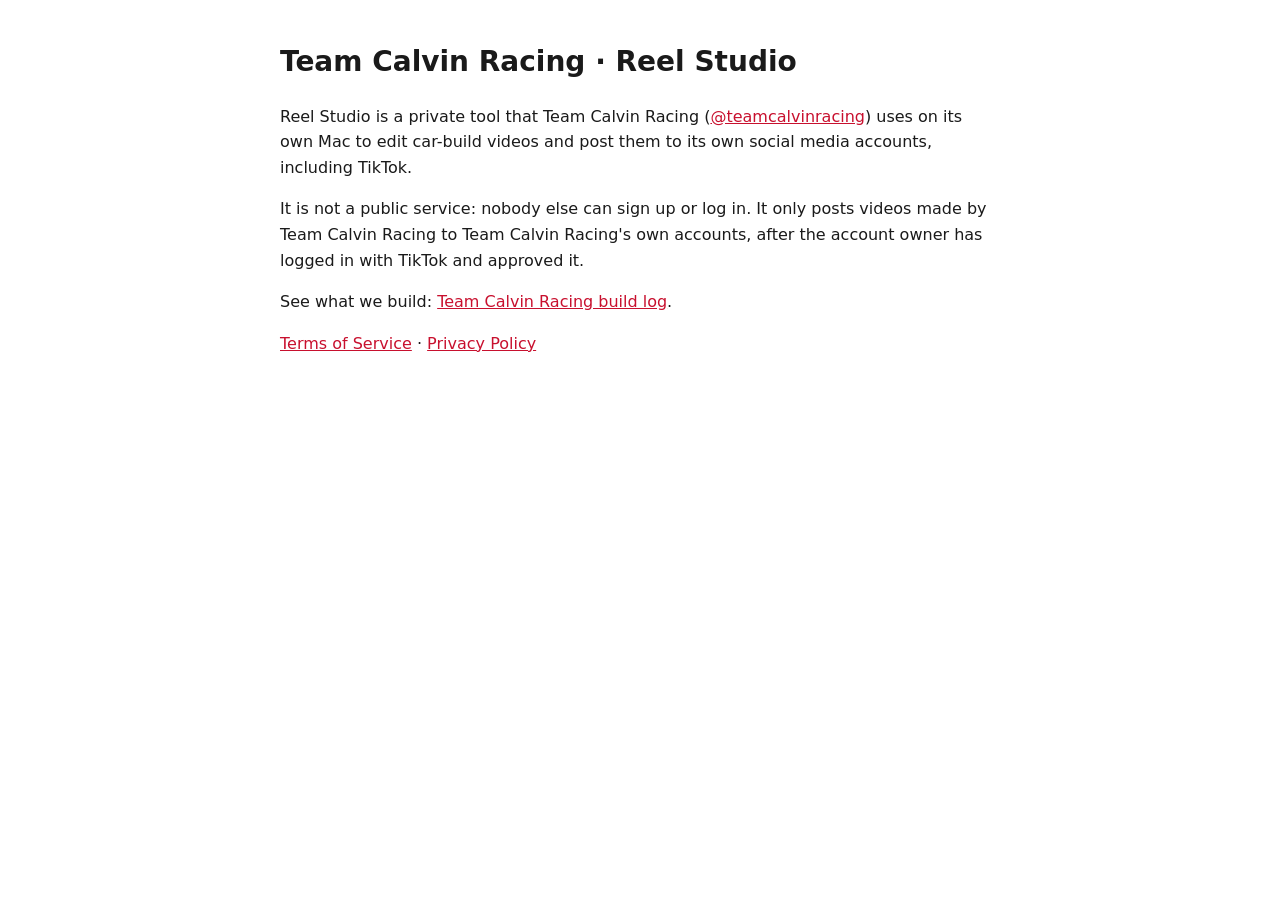
<file: index.html>
<!doctype html><html lang="en"><head><meta charset="utf-8"><meta name="viewport" content="width=device-width,initial-scale=1"><title>Team Calvin Racing · Reel Studio</title><style>body{font:16px/1.6 system-ui,sans-serif;max-width:720px;margin:40px auto;padding:0 16px;color:#1a1a1a;background:#fff}h1{font-size:28px}a{color:#c8102e}</style></head><body>
<h1>Team Calvin Racing · Reel Studio</h1>
<p>Reel Studio is a private tool that Team Calvin Racing (<a href="https://www.instagram.com/teamcalvinracing/">@teamcalvinracing</a>) uses on its own Mac to edit car-build videos and post them to its own social media accounts, including TikTok.</p>
<p>It is not a public service: nobody else can sign up or log in. It only posts videos made by Team Calvin Racing to Team Calvin Racing's own accounts, after the account owner has logged in with TikTok and approved it.</p>
<p>See what we build: <a href="builds/">Team Calvin Racing build log</a>.</p>
<p><a href="terms.html">Terms of Service</a> · <a href="privacy.html">Privacy Policy</a></p>
</body></html>
</file>
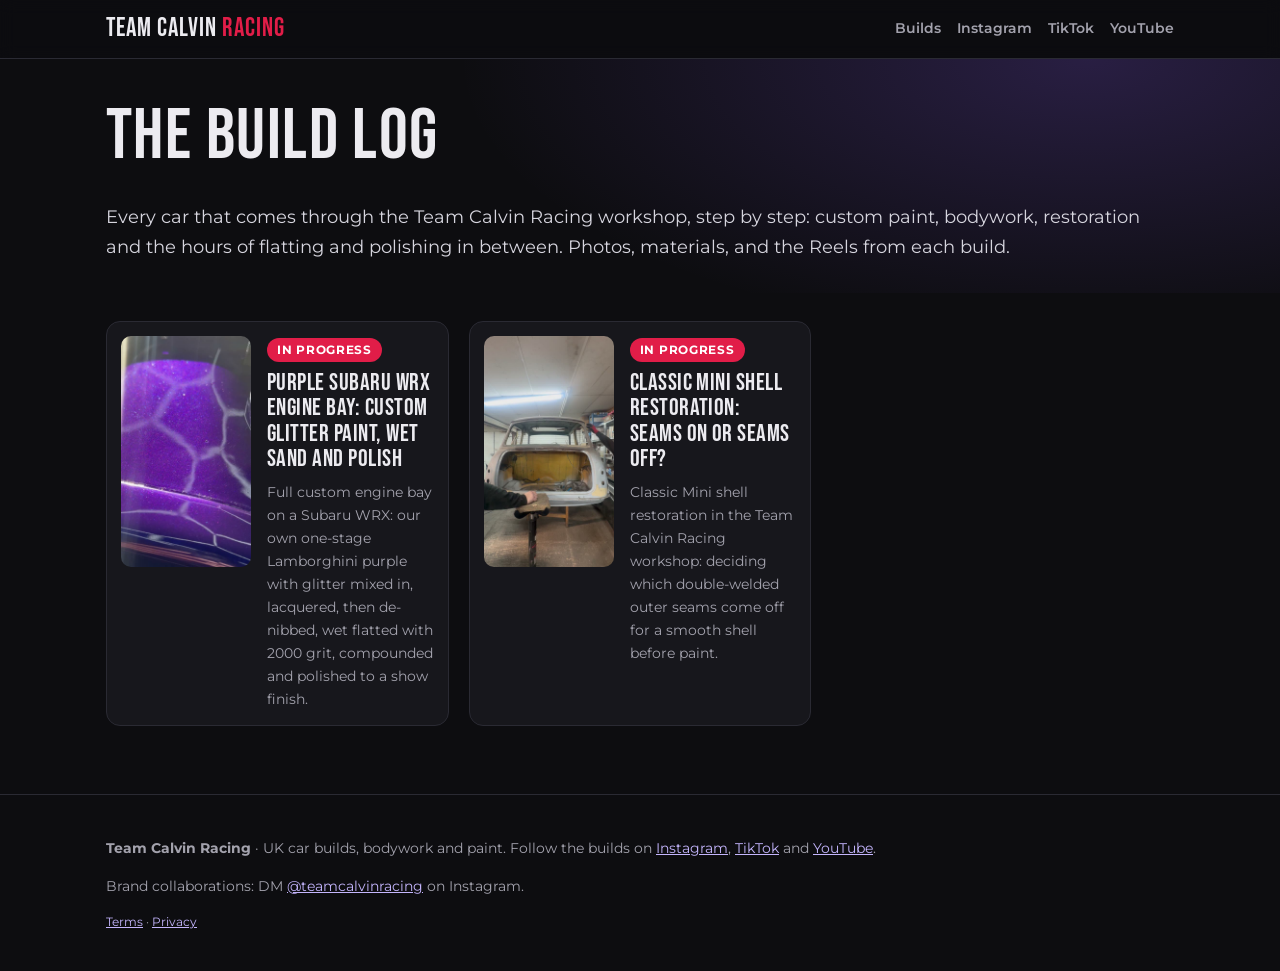
<file: builds/index.html>
<!doctype html>
<html lang="en-GB">
<head>
<meta charset="utf-8">
<meta name="viewport" content="width=device-width,initial-scale=1">
<title>Car Build Log: Custom Paint, Bodywork &amp; Restoration | Team Calvin Racing</title>
<meta name="description" content="Team Calvin Racing build log: UK car builds, custom paint, bodywork and restoration, step by step with photos, materials and the Reels from each build.">
<link rel="canonical" href="https://calvinchinthaka-afk.github.io/teamcalvinstudio/builds/">
<meta property="og:type" content="article">
<meta property="og:site_name" content="Team Calvin Racing">
<meta property="og:title" content="Car Build Log: Custom Paint, Bodywork &amp; Restoration | Team Calvin Racing">
<meta property="og:description" content="Team Calvin Racing build log: UK car builds, custom paint, bodywork and restoration, step by step with photos, materials and the Reels from each build.">
<meta property="og:url" content="https://calvinchinthaka-afk.github.io/teamcalvinstudio/builds/">
<meta property="og:image" content="https://calvinchinthaka-afk.github.io/teamcalvinstudio/builds/img/subaru-wrx-glitter-metal-flake-purple-paint.jpg">
<meta name="twitter:card" content="summary_large_image">
<link rel="icon" href="../icon-small.png">
<link rel="preconnect" href="https://fonts.googleapis.com">
<link rel="preconnect" href="https://fonts.gstatic.com" crossorigin>
<link href="https://fonts.googleapis.com/css2?family=Bebas+Neue&family=Montserrat:wght@400;600;700&display=swap" rel="stylesheet">
<link rel="stylesheet" href="site.css">
<script type="application/ld+json">{"@context": "https://schema.org", "@type": "CollectionPage", "name": "Team Calvin Racing build log", "description": "Team Calvin Racing build log: UK car builds, custom paint, bodywork and restoration, step by step with photos, materials and the Reels from each build.", "url": "https://calvinchinthaka-afk.github.io/teamcalvinstudio/builds/", "publisher": {"@type": "Organization", "name": "Team Calvin Racing", "sameAs": ["https://www.instagram.com/teamcalvinracing/", "https://www.tiktok.com/@teamcalvinracing", "https://www.youtube.com/@bangandfuel"]}, "hasPart": [{"@type": "Article", "headline": "Purple Subaru WRX Engine Bay: Custom Glitter Paint, Wet Sand and Polish", "url": "https://calvinchinthaka-afk.github.io/teamcalvinstudio/builds/purple-subaru-wrx-engine-bay/"}, {"@type": "Article", "headline": "Classic Mini Shell Restoration: Seams On or Seams Off?", "url": "https://calvinchinthaka-afk.github.io/teamcalvinstudio/builds/classic-mini-restoration/"}]}</script>
</head>
<body>
<header class="top"><div class="wrap">
  <a class="brand" href="">TEAM CALVIN <span>RACING</span></a>
  <nav><a href="">Builds</a><a href="https://www.instagram.com/teamcalvinracing/" rel="me">Instagram</a><a href="https://www.tiktok.com/@teamcalvinracing" rel="me">TikTok</a><a href="https://www.youtube.com/@bangandfuel" rel="me">YouTube</a></nav>
</div></header>
<main>
<section class="hero"><div class="wrap">
  <h1>The build log</h1>
  <p class="lede">Every car that comes through the Team Calvin Racing workshop, step by step: custom paint, bodywork, restoration and the hours of flatting and polishing in between. Photos, materials, and the Reels from each build.</p>
</div></section>
<div class="wrap"><section><div class="cards"><a class="card" href="purple-subaru-wrx-engine-bay/"><img src="img/subaru-wrx-glitter-metal-flake-purple-paint.jpg" alt="Glitter metal flake in purple paint on a Subaru WRX engine bay" loading="lazy" width="540" height="960"><div><span class="pill">In progress</span><h3>Purple Subaru WRX Engine Bay: Custom Glitter Paint, Wet Sand and Polish</h3><p>Full custom engine bay on a Subaru WRX: our own one-stage Lamborghini purple with glitter mixed in, lacquered, then de-nibbed, wet flatted with 2000 grit, compounded and polished to a show finish.</p></div></a><a class="card" href="classic-mini-restoration/"><img src="img/classic-mini-shell-rear-bare-metal.jpg" alt="Classic Mini shell stripped to bare metal in the workshop" loading="lazy" width="540" height="960"><div><span class="pill">In progress</span><h3>Classic Mini Shell Restoration: Seams On or Seams Off?</h3><p>Classic Mini shell restoration in the Team Calvin Racing workshop: deciding which double-welded outer seams come off for a smooth shell before paint.</p></div></a></div></section></div>
</main><footer class="foot"><div class="wrap">
  <p><strong>Team Calvin Racing</strong> · UK car builds, bodywork and paint. Follow the builds on
  <a href="https://www.instagram.com/teamcalvinracing/">Instagram</a>, <a href="https://www.tiktok.com/@teamcalvinracing">TikTok</a> and <a href="https://www.youtube.com/@bangandfuel">YouTube</a>.</p>
  <p>Brand collaborations: DM <a href="https://www.instagram.com/teamcalvinracing/">@teamcalvinracing</a> on Instagram.</p>
  <p class="small"><a href="../terms.html">Terms</a> · <a href="../privacy.html">Privacy</a></p>
</div></footer>
<script>
document.querySelectorAll('[data-yt]').forEach(function(b){b.addEventListener('click',function(){
  var f=document.createElement('iframe');
  f.src='https://www.youtube-nocookie.com/embed/'+b.dataset.yt+'?autoplay=1&rel=0';
  f.title=b.getAttribute('aria-label');f.allow='autoplay; encrypted-media; picture-in-picture';f.allowFullscreen=true;
  b.replaceWith(f);
});});
</script>
</body>
</html>
</file>
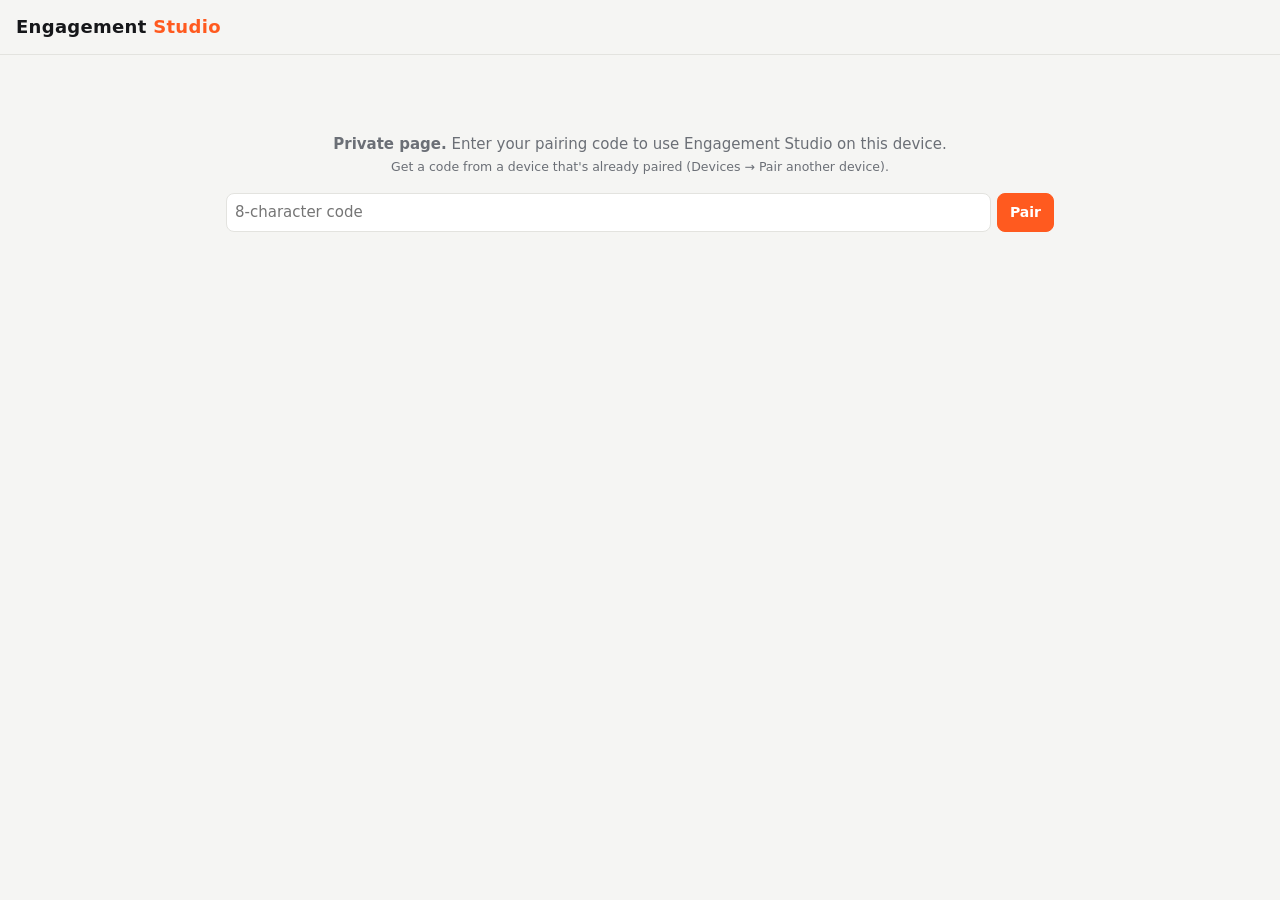
<file: engage/index.html>
<!doctype html>
<html lang="en"><head>
<meta charset="utf-8"><meta name="robots" content="noindex,nofollow"><meta name="referrer" content="no-referrer"><meta name="viewport" content="width=device-width,initial-scale=1">
<title>Engagement Studio</title>
<style>
:root{--bg:#0f1012;--card:#191b1f;--line:#2a2d33;--text:#eceef1;--muted:#8b9099;--accent:#ff5a1f;--ok:#2fbf71;}
@media (prefers-color-scheme:light){:root{--bg:#f5f5f3;--card:#fff;--line:#e3e3df;--text:#16171a;--muted:#6b6f76;}}
*{box-sizing:border-box}[hidden]{display:none!important}body{margin:0;background:var(--bg);color:var(--text);font:15px/1.45 -apple-system,system-ui,sans-serif}
header{position:sticky;top:0;background:var(--bg);border-bottom:1px solid var(--line);padding:14px 16px;display:flex;gap:12px;align-items:center;flex-wrap:wrap;z-index:2}
h1{font-size:18px;margin:0;letter-spacing:.3px}h1 span{color:var(--accent)}
nav{display:flex;gap:4px;margin-left:auto}
nav button,.btn{border:1px solid var(--line);background:var(--card);color:var(--text);padding:7px 12px;border-radius:8px;cursor:pointer;font:inherit;font-size:14px}
nav button.on{border-color:var(--accent);color:var(--accent)}
.btn.primary{background:var(--accent);border-color:var(--accent);color:#fff;font-weight:600}
.btn.ghost{background:transparent}
main{max-width:860px;margin:0 auto;padding:16px}
.stats{display:grid;grid-template-columns:repeat(4,1fr);gap:8px;margin-bottom:16px}
.stat{background:var(--card);border:1px solid var(--line);border-radius:10px;padding:10px 12px}
.stat b{display:block;font-size:22px}.stat small{color:var(--muted)}
.card{display:grid;grid-template-columns:120px 1fr;gap:14px;background:var(--card);border:1px solid var(--line);border-radius:12px;padding:14px;margin-bottom:12px}
.card.done{opacity:.45}
.card img{width:120px;height:150px;object-fit:cover;border-radius:8px;background:var(--line)}
.who{font-weight:600}.who small{color:var(--muted);font-weight:400}
.cap{color:var(--muted);font-size:13px;margin:4px 0 8px;display:-webkit-box;-webkit-line-clamp:3;-webkit-box-orient:vertical;overflow:hidden}
textarea{width:100%;background:var(--bg);color:var(--text);border:1px solid var(--line);border-radius:8px;padding:9px;font:inherit;resize:vertical;min-height:62px}
.why{font-size:12px;color:var(--muted);margin:4px 0 10px}
.row{display:flex;gap:6px;flex-wrap:wrap}
.tag{font-size:11px;text-transform:uppercase;letter-spacing:.5px;color:var(--accent);margin-left:6px}
.empty{text-align:center;color:var(--muted);padding:48px 0}
.t{display:flex;align-items:center;gap:10px;padding:9px 0;border-bottom:1px solid var(--line)}
.t .n{flex:1}.t small{color:var(--muted)}.off{opacity:.45}
form{display:flex;gap:6px;margin-bottom:14px}form input,form select{flex:1;background:var(--card);color:var(--text);border:1px solid var(--line);border-radius:8px;padding:8px;font:inherit}
.toast{position:fixed;bottom:18px;left:50%;transform:translateX(-50%);background:var(--ok);color:#fff;padding:9px 16px;border-radius:8px;opacity:0;transition:.2s}
.toast.show{opacity:1}
#run{display:inline-flex;align-items:center;gap:6px;min-height:36px;padding:7px 10px}
#run svg{width:18px;height:18px;display:block}
#run:disabled{cursor:progress;color:var(--accent);border-color:var(--accent)}
#run.busy svg{animation:spin .9s linear infinite}
#runN{font-size:13px;font-variant-numeric:tabular-nums}#runN:empty{display:none}
@keyframes spin{to{transform:rotate(360deg)}}
@media (prefers-reduced-motion:reduce){#run.busy svg{animation-duration:3s}}
.cnt{font-size:12px;color:var(--muted)}.cnt:empty{display:none}nav button.on .cnt{color:var(--accent)}
.eng{color:var(--ok);font-weight:600}.st2{font-weight:600}.st2.ok{color:var(--ok)}.st2.off{color:var(--muted)}
.day{font-size:13px;text-transform:uppercase;letter-spacing:.6px;color:var(--muted);margin:18px 0 8px}.day b{color:var(--text)}
.arc{display:flex;gap:12px;align-items:flex-start;padding:10px 0;border-bottom:1px solid var(--line)}
.arc img{width:48px;height:60px;object-fit:cover;border-radius:6px;background:var(--line);flex:none}
.arc .n{flex:1;min-width:0}.arc p{margin:3px 0 0;font-size:14px}.arc small{color:var(--muted)}
.arc .st{font-size:11px;text-transform:uppercase;letter-spacing:.5px;color:var(--ok)}.arc .st.sk{color:var(--muted)}
.arc a{color:inherit}
@media (max-width:560px){.card{grid-template-columns:1fr}.card img{width:100%;height:220px}.stats{grid-template-columns:repeat(2,1fr)}}
</style></head><body>
<header><h1>Engagement <span>Studio</span></h1>
<nav><button id="tBrands" class="on">Brands <span class="cnt" id="cBrand"></span></button><button id="tPeople">People <span class="cnt" id="cPerson"></span></button><button id="tArchive">Archive</button><button id="tTargets">Accounts</button><button id="tDevices">Devices</button></nav>
<button class="btn" id="run" title="Get 5 new brands and 5 new people" aria-label="Get 5 new brands and 5 new people"><svg viewBox="0 0 24 24" fill="none" stroke="currentColor" stroke-width="2" stroke-linecap="round" stroke-linejoin="round" aria-hidden="true"><path d="M21 12a9 9 0 1 1-2.64-6.36"/><path d="M21 3v6h-6"/></svg><span id="runN" aria-live="polite"></span></button></header>
<main>
<section id="queue"><div class="stats" id="stats"></div><div id="list"></div></section>
<section id="archive" hidden><div id="alist"></div></section>
<section id="targets" hidden>
<p class="why" id="tsum"></p>
<p class="why">After you post a comment, that account rests for 14 days. Then it only comes back if they engaged (commented on or tagged your posts, or you pressed <b>They replied</b> in the Archive); otherwise it retires. New accounts are found automatically from posts you're shown and people who comment on yours. People need 5k+ followers, brands 10k+.</p>
<form id="add"><input id="handle" placeholder="@handle (business or creator account)" required>
<select id="kind"><option>brand</option><option value="creator">person (creator)</option><option>meet</option><option>media</option></select>
<button class="btn primary">Add</button></form><div id="tlist"></div></section>
<section id="devices" hidden></section>
<section id="pair" hidden><div class="empty"><p><b>Private page.</b> Enter your pairing code to use Engagement Studio on this device.<br>
<small>Get a code from a device that's already paired (Devices → Pair another device).</small></p>
<form id="pairf"><input id="code" placeholder="8-character code" autocapitalize="characters" autocomplete="one-time-code" maxlength="9"><button class="btn primary">Pair</button></form></div></section>
</main><div class="toast" id="toast"></div>
<script>
const $=s=>document.querySelector(s);
const esc=s=>String(s??"").replace(/[&<>"']/g,c=>({"&":"&amp;","<":"&lt;",">":"&gt;",'"':"&quot;","'":"&#39;"}[c]));
const fmt=n=>n>=1e6?(n/1e6).toFixed(1)+"M":n>=1e3?Math.round(n/1e3)+"k":(n??"?");
const API="https://gxitusyxtoxuucxlzbwf.supabase.co/functions/v1/engagement";
let KEY="";try{KEY=localStorage.getItem("es_key")||""}catch{}
function needPair(){for(const k of ["queue","archive","targets","devices"])$("#"+k).hidden=true;$("nav").hidden=true;$("#run").hidden=true;$("#pair").hidden=false}
async function call(u,opt={}){
  const r=await fetch(API+u,{...opt,headers:{"Content-Type":"application/json","x-es-key":KEY,...(opt.headers||{})}});
  if(r.status===401){try{localStorage.removeItem("es_key")}catch{}KEY="";needPair();throw new Error("not paired")}
  return r;
}
const get=async u=>(await call(u)).json();
const post=(u,b)=>call(u,{method:"POST",body:JSON.stringify(b||{})});
function copy(ta){
  ta.focus();ta.select();ta.setSelectionRange(0,ta.value.length);
  let ok=false;try{ok=document.execCommand("copy")}catch{}
  if(!ok&&navigator.clipboard)navigator.clipboard.writeText(ta.value).then(()=>{},()=>{});
  ta.blur();toast("Comment copied: like the post, then paste");
}
let toastT;function toast(t,ms=1800){const e=$("#toast");e.textContent=t;e.classList.add("show");clearTimeout(toastT);toastT=setTimeout(()=>e.classList.remove("show"),ms)}
let GROUP="brand";
async function load(){
  const d=await get("/drafts"),s=d.stats;
  const n={brand:0,person:0};for(const r of d.drafts)n[r.group]++;
  $("#cBrand").textContent=n.brand||"";$("#cPerson").textContent=n.person||"";
  d.drafts=d.drafts.filter(r=>r.group===GROUP);
  $("#stats").innerHTML=[["Waiting",s.waiting],["Done today",s.done_today],["Done this week",s.done_week],["Accounts this week",s.accounts_week]]
    .map(([l,v])=>`<div class="stat"><b>${v}</b><small>${l}</small></div>`).join("");
  document.title=s.waiting?`(${s.waiting}) Engagement Studio`:"Engagement Studio";
  $("#list").innerHTML=d.drafts.length?d.drafts.map(r=>`
   <div class="card ${r.status!=="new"?"done":""}" data-id="${r.id}">
    <img src="${esc(r.image)}" alt="" referrerpolicy="no-referrer" onerror="this.style.visibility='hidden'">
    <div><div class="who">@${esc(r.username)} <small>${fmt(r.followers)} followers · ${esc((r.posted||"").slice(0,10))}</small><span class="tag">${esc(r.angle)}</span></div>
     <div class="cap">${esc(r.caption)}</div>
     <textarea ${r.status!=="new"?"disabled":""}>${esc(r.comment)}</textarea>
     <div class="why">${esc(r.why)}</div>
     ${r.status==="new"?`<div class="row">
      <button class="btn primary" data-a="open" data-url="${esc(r.permalink)}">Copy &amp; open post</button>
      <button class="btn ghost" data-a="redraft">Rewrite</button>
      <button class="btn ghost" data-a="skip">Skip</button></div>`:`<small>${r.status==="done"?"Posted":"Skipped"}</small>`}
    </div></div>`).join(""):`<div class="empty">No ${GROUP==="brand"?"brand":"people"} comments waiting. Press ↻ for 5 new brands and 5 new people.</div>`;
}
$("#list").addEventListener("click",async e=>{
  const b=e.target.closest("button[data-a]");if(!b)return;
  const card=b.closest(".card"),id=card.dataset.id,ta=card.querySelector("textarea");
  if(b.dataset.a==="open"){
    copy(ta);window.open(b.dataset.url,"_blank");
    card.querySelector(".row").outerHTML='<small style="color:var(--ok);font-weight:600">Posted ✓ moved to Archive</small>';
    await post(`/drafts/${id}/done`,{comment:ta.value});
    toast("Copied and marked posted: like the post, then paste",2600);
    setTimeout(load,1500);return;
  }
  if(b.dataset.a==="redraft"){b.textContent="Rewriting…";b.disabled=true}
  await post(`/drafts/${id}/${b.dataset.a}`);load();
});
const dayKey=t=>{const d=new Date(t);return d.getFullYear()+"-"+(d.getMonth()+1)+"-"+d.getDate()};
function dayLabel(t){
  const d=new Date(t),now=new Date(),y=new Date(now);y.setDate(now.getDate()-1);
  const full=d.toLocaleDateString("en-GB",{weekday:"short",day:"numeric",month:"short",year:d.getFullYear()===now.getFullYear()?undefined:"numeric"});
  return dayKey(t)===dayKey(now)?`<b>Today</b> · ${full}`:dayKey(t)===dayKey(y)?`<b>Yesterday</b> · ${full}`:`<b>${full}</b>`;
}
async function loadA(){
  const d=(await get("/archive")).drafts;
  if(!d.length){$("#alist").innerHTML='<div class="empty">Nothing archived yet. Comments land here once you copy them.</div>';return}
  let html="",cur="",n=0;
  const counts={};for(const r of d){const k=dayKey(r.acted);counts[k]=(counts[k]||0)+(r.status==="done"?1:0)}
  for(const r of d){
    const k=dayKey(r.acted);
    if(k!==cur){cur=k;html+=`<div class="day">${dayLabel(r.acted)} · ${counts[k]} posted</div>`}
    const time=new Date(r.acted).toLocaleTimeString("en-GB",{hour:"2-digit",minute:"2-digit"});
    html+=`<div class="arc" data-id="${r.id}"><img src="${esc(r.image)}" alt="" referrerpolicy="no-referrer" onerror="this.style.visibility='hidden'">
     <div class="n"><span class="st ${r.status==="done"?"":"sk"}">${r.status==="done"?"Posted":"Skipped"} ${time}</span>
      · <a href="${esc(r.permalink)}" target="_blank" rel="noopener"><b>@${esc(r.username)}</b></a>
      <small> · their post ${esc((r.posted||"").slice(0,10))}</small>
      <p>${esc(r.comment)}</p>
      ${r.status==="done"?(r.engaged?`<small class="eng">✓ Engaged: ${esc(r.engaged_how||"")}</small>`:`<small>Rests until ${esc(new Date(Date.parse(r.acted)+14*864e5).toLocaleDateString("en-GB",{day:"numeric",month:"short"}))} · only comes back if they engage</small>`):""}</div>
     <div class="row" style="flex-direction:column">
     ${r.status==="done"&&!r.engaged?`<button class="btn ghost" data-a="engaged" data-u="${esc(r.username)}" title="They replied, followed back or messaged you">They replied</button>`:""}
     <button class="btn ghost" data-a="restore" title="Put back in the queue">Undo</button></div></div>`;
  }
  $("#alist").innerHTML=html;
}
$("#alist").addEventListener("click",async e=>{const b=e.target.closest("button[data-a]");if(!b)return;
  if(b.dataset.a==="engaged"){await post("/targets/engaged",{username:b.dataset.u,how:"replied or followed back"});toast("Marked engaged: they'll come back after their 14-day rest");return loadA()}
  await post(`/drafts/${b.closest(".arc").dataset.id}/restore`);toast("Back in the queue");loadA()});
async function loadT(){
  const t=await get("/targets");
  const day=d=>new Date(d).toLocaleDateString("en-GB",{day:"numeric",month:"short"});
  const ST={new:["Not commented yet",""],due:["Engaged: ready again","ok"],resting:["Resting",""],retired:["Retired: didn't engage","off"],waiting:["Comment waiting","ok"],paused:["Paused","off"]};
  const n={};for(const x of t)n[x.status]=(n[x.status]||0)+1;
  const order={due:0,waiting:1,new:2,resting:3,retired:4,paused:5};
  t.sort((a,b)=>(order[a.status]-order[b.status])||((a.group>b.group)?1:-1)||((b.followers||0)-(a.followers||0)));
  $("#tsum").innerHTML=`${t.length} accounts · ${n.new||0} not commented yet · ${n.resting||0} resting · ${n.due||0} engaged and ready · ${n.retired||0} retired`;
  $("#tlist").innerHTML=t.map(x=>{const st=ST[x.status]||[x.status,""];
   const when=x.status==="resting"&&x.until?` until ${day(x.until)}`:x.last?` · last comment ${day(x.last)}`:"";
   return `<div class="t ${x.active===false||x.status==="retired"?"off":""}"><div class="n"><b>@${esc(x.username)}</b> <small>${x.group==="person"?"person":esc(x.kind)} · ${fmt(x.followers)}${x.found_via?" · found via "+esc(/^[\w.]+$/.test(x.found_via)?"@"+x.found_via:x.found_via):""}${x.note?" · "+esc(x.note):""}</small>
    <br><small class="st2 ${st[1]}">${st[0]}${esc(when)}${x.engaged_how&&x.status!=="new"?" · they "+esc(x.engaged_how):""}</small></div>
   <button class="btn ghost" data-u="${esc(x.username)}" data-a="toggle">${x.active===false?"Turn on":"Pause"}</button>
   <button class="btn ghost" data-u="${esc(x.username)}" data-a="remove">Remove</button></div>`}).join("");
}
$("#tlist").addEventListener("click",async e=>{const b=e.target.closest("button");if(!b)return;
  await post("/targets/"+b.dataset.a,{username:b.dataset.u});loadT()});
$("#add").addEventListener("submit",async e=>{e.preventDefault();
  const r=await post("/targets",{username:$("#handle").value,kind:$("#kind").value});
  if(!r.ok)return toast((await r.json()).error);$("#handle").value="";loadT()});
const runBtn=$("#run");
function showRun(s){runBtn.classList.toggle("busy",s.running);runBtn.disabled=s.running;$("#runN").textContent=s.running?`${s.brand??0}/5 brands · ${s.person??0}/5 people`:""}
async function pollRun(){
  let last=0;
  for(;;){
    let s;try{s=await get("/run")}catch{s={running:false,made:last,want:5,error:"Lost touch with Engagement Studio"}}
    showRun(s);
    if(s.made!==last){last=s.made;load()}
    if(!s.running){
      load();
      toast(s.error||(s.made>=s.want?`${s.brand} brands and ${s.person} people ready`:s.made?`Found ${s.brand} brands and ${s.person} people: add more accounts for a full five each`:"No fresh posts right now: add more accounts or try later"),s.made>=s.want&&!s.error?2200:4500);
      return;
    }
    await new Promise(r=>setTimeout(r,2500));
  }
}
runBtn.onclick=async()=>{showRun({running:true,made:0,want:10,brand:0,person:0});if($("#queue").hidden)tab("brands");await post("/run");pollRun()};
const TABS={brands:"tBrands",people:"tPeople",archive:"tArchive",targets:"tTargets",devices:"tDevices"};
const SECT={brands:"queue",people:"queue"};
const tab=q=>{for(const k of ["queue","archive","targets","devices"])$("#"+k).hidden=(SECT[q]||q)!==k;
  for(const k in TABS)$("#"+TABS[k]).classList.toggle("on",q===k);
  if(SECT[q])GROUP=q==="people"?"person":"brand";
  q==="targets"?loadT():q==="devices"?loadD():q==="archive"?loadA():load()};
for(const k in TABS)$("#"+TABS[k]).onclick=()=>tab(k);
async function loadD(){
  const d=await get("/devices");
  $("#devices").innerHTML=`<div class="card" style="display:block">
   <h3 style="margin-top:0">Paired devices</h3>
   ${d.map(x=>`<div class="t"><div class="n"><b>${esc(x.label||"Device")}</b> <small>paired ${esc(new Date(x.paired_at).toLocaleDateString("en-GB"))}${x.last_seen?" · last used "+esc(new Date(x.last_seen).toLocaleString("en-GB",{day:"numeric",month:"short",hour:"2-digit",minute:"2-digit"})):""}</small></div></div>`).join("")}
   <div class="row" style="margin-top:12px"><button class="btn primary" id="dnew">Pair another device</button><button class="btn ghost" id="dout">Unpair all devices</button></div>
   <div id="dcode"></div>
   <p class="why">Only paired devices can see your comments or accounts. A pairing code works once and expires after 15 minutes. If you lose a phone, press Unpair all devices, then pair again.</p></div>`;
  $("#dnew").onclick=async()=>{const c=await (await post("/pair/new")).json();
    $("#dcode").innerHTML=`<p>On the new device open this page and enter:</p><p style="font:700 28px ui-monospace,monospace;letter-spacing:4px;margin:6px 0">${esc(c.code.slice(0,4))} ${esc(c.code.slice(4))}</p><p class="why">Expires at ${esc(new Date(c.expires).toLocaleTimeString("en-GB",{hour:"2-digit",minute:"2-digit"}))}.</p>`};
  $("#dout").onclick=async()=>{if(!confirm("Unpair every device, including this one? You'll need a new pairing code to get back in."))return;
    await post("/unpair-all");try{localStorage.removeItem("es_key")}catch{}KEY="";needPair()};
}
$("#pairf").addEventListener("submit",async e=>{e.preventDefault();
  const ua=navigator.userAgent,label=/iPhone/.test(ua)?"iPhone":/iPad/.test(ua)?"iPad":/Android/.test(ua)?"Android phone":/Mac/.test(ua)?"Mac":"Browser";
  const r=await fetch(API+"/pair",{method:"POST",headers:{"Content-Type":"application/json"},body:JSON.stringify({code:$("#code").value,label})});
  const j=await r.json().catch(()=>({}));
  if(!r.ok||!j.key)return toast(j.error||"Couldn't pair",4000);
  KEY=j.key;try{localStorage.setItem("es_key",KEY)}catch{toast("This browser won't remember the pairing (private mode?)",4000)}
  location.reload()});
if(!KEY)needPair();
else{load().catch(()=>{});setInterval(()=>{if(!$("#queue").hidden)load().catch(()=>{})},60000);get("/run").then(s=>{if(s.running)pollRun()}).catch(()=>{})}
</script></body></html>
</file>
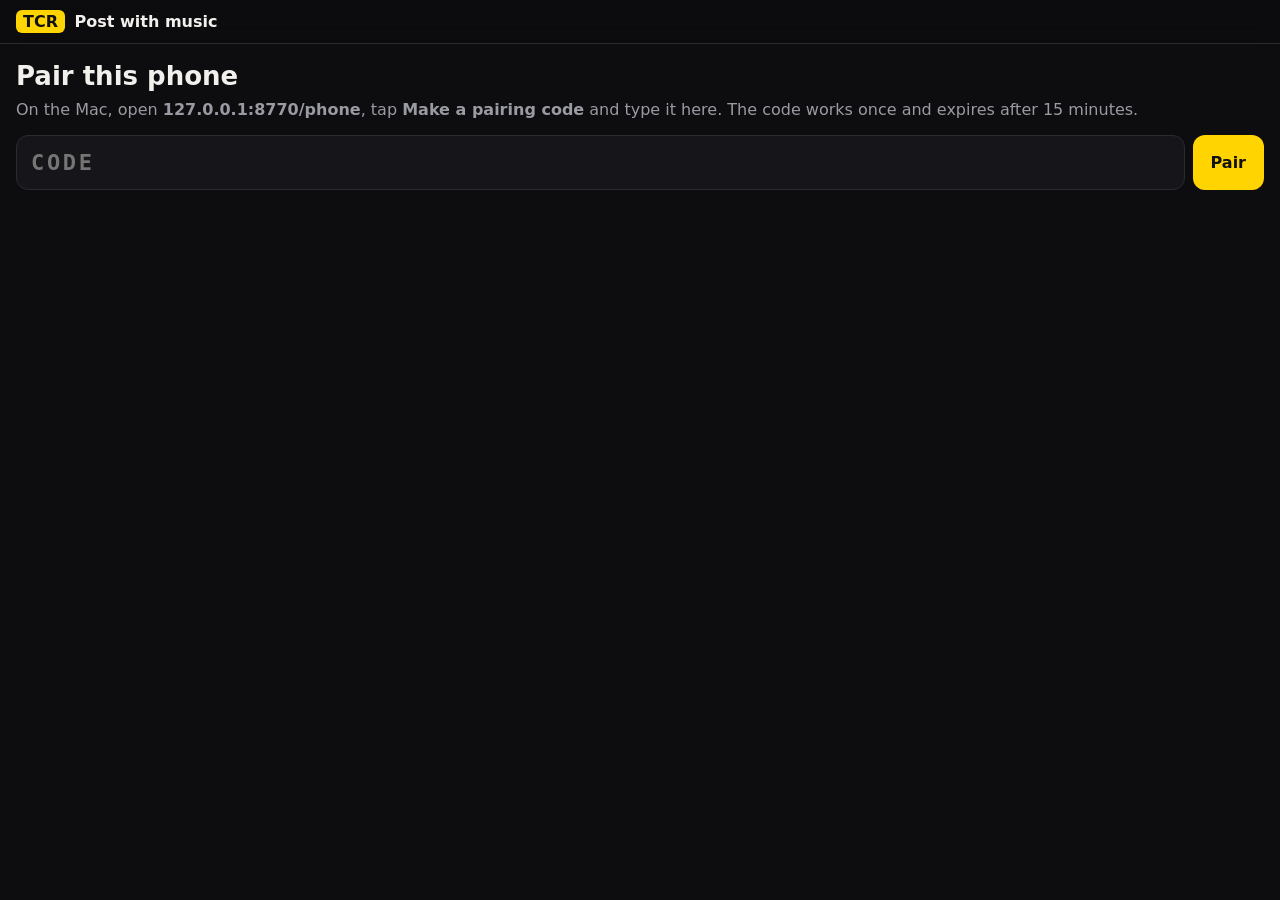
<file: post/index.html>
<!doctype html>
<html lang="en">
<head>
<meta charset="utf-8">
<meta name="viewport" content="width=device-width, initial-scale=1, viewport-fit=cover">
<meta name="robots" content="noindex, nofollow">
<meta name="referrer" content="no-referrer">
<meta http-equiv="Content-Security-Policy" content="default-src 'none'; script-src 'self'; style-src 'self'; img-src https://gxitusyxtoxuucxlzbwf.supabase.co blob:; connect-src https://gxitusyxtoxuucxlzbwf.supabase.co; manifest-src 'self'; base-uri 'none'; form-action 'none'">
<meta name="apple-mobile-web-app-capable" content="yes">
<meta name="apple-mobile-web-app-status-bar-style" content="black-translucent">
<meta name="apple-mobile-web-app-title" content="TCR Post">
<meta name="theme-color" content="#0d0d0f">
<title>TCR Post</title>
<link rel="stylesheet" href="post.css">
</head>
<body>
<header class="top">
  <div class="brand"><span class="mark">TCR</span> Post with music</div>
  <button id="refresh" class="pill hidden" type="button">Refresh</button>
</header>

<main id="pair" class="pad hidden">
  <h1>Pair this phone</h1>
  <p class="muted">On the Mac, open <b>127.0.0.1:8770/phone</b>, tap <b>Make a pairing code</b> and type it here.
    The code works once and expires after 15 minutes.</p>
  <form id="pairForm">
    <input id="code" inputmode="text" autocapitalize="characters" autocomplete="one-time-code" autocorrect="off"
           spellcheck="false" maxlength="9" placeholder="CODE" aria-label="Pairing code">
    <button class="primary" type="submit">Pair</button>
  </form>
  <p id="pairErr" class="bad" role="alert"></p>
</main>

<main id="app" class="hidden">
  <nav class="tabs" role="tablist">
    <button id="tabReady" class="tab on" type="button" role="tab" aria-selected="true">Ready to post <span id="count"></span></button>
    <button id="tabArchive" class="tab" type="button" role="tab" aria-selected="false">Archive</button>
  </nav>
  <section id="readyView" class="pad">
    <h1>Ready to post</h1>
    <p class="muted small">Tap <b>Get video</b>, then <b>Share to Instagram</b> or <b>Share to TikTok</b> (or Save Video in the share sheet). The caption is copied:
      add music, long-press the caption box and Paste, then Share or schedule (Advanced settings).</p>
    <p id="err" class="bad small" role="alert"></p>
    <ul id="list" class="postlist"></ul>
    <p id="empty" class="muted hidden">Nothing waiting. Send a Reel here from the dashboard with “Post with music”.</p>
  </section>
  <section id="archiveView" class="pad hidden">
    <div class="daynav">
      <button id="older" class="arrow" type="button" aria-label="Previous day">‹</button>
      <div class="dayname"><b id="archDay"></b><span id="archCount" class="muted small"></span></div>
      <button id="newer" class="arrow" type="button" aria-label="Next day">›</button>
    </div>
    <p class="muted small">Reels you posted from this phone, by the day you posted them. Kept for 30 days.
      Tap <b>Get video</b>, then <b>Share to Instagram</b> or <b>Share to TikTok</b> to post it again, or Save Video.</p>
    <p id="archErr" class="bad small" role="alert"></p>
    <ul id="archList" class="postlist"></ul>
    <p id="archEmpty" class="muted hidden">Nothing posted yet. Reels you mark as posted show up here.</p>
  </section>
  <footer class="pad muted small"><button id="signout" class="link" type="button">Sign this phone out</button></footer>
</main>
<script src="post.js"></script>
</body>
</html>
</file>
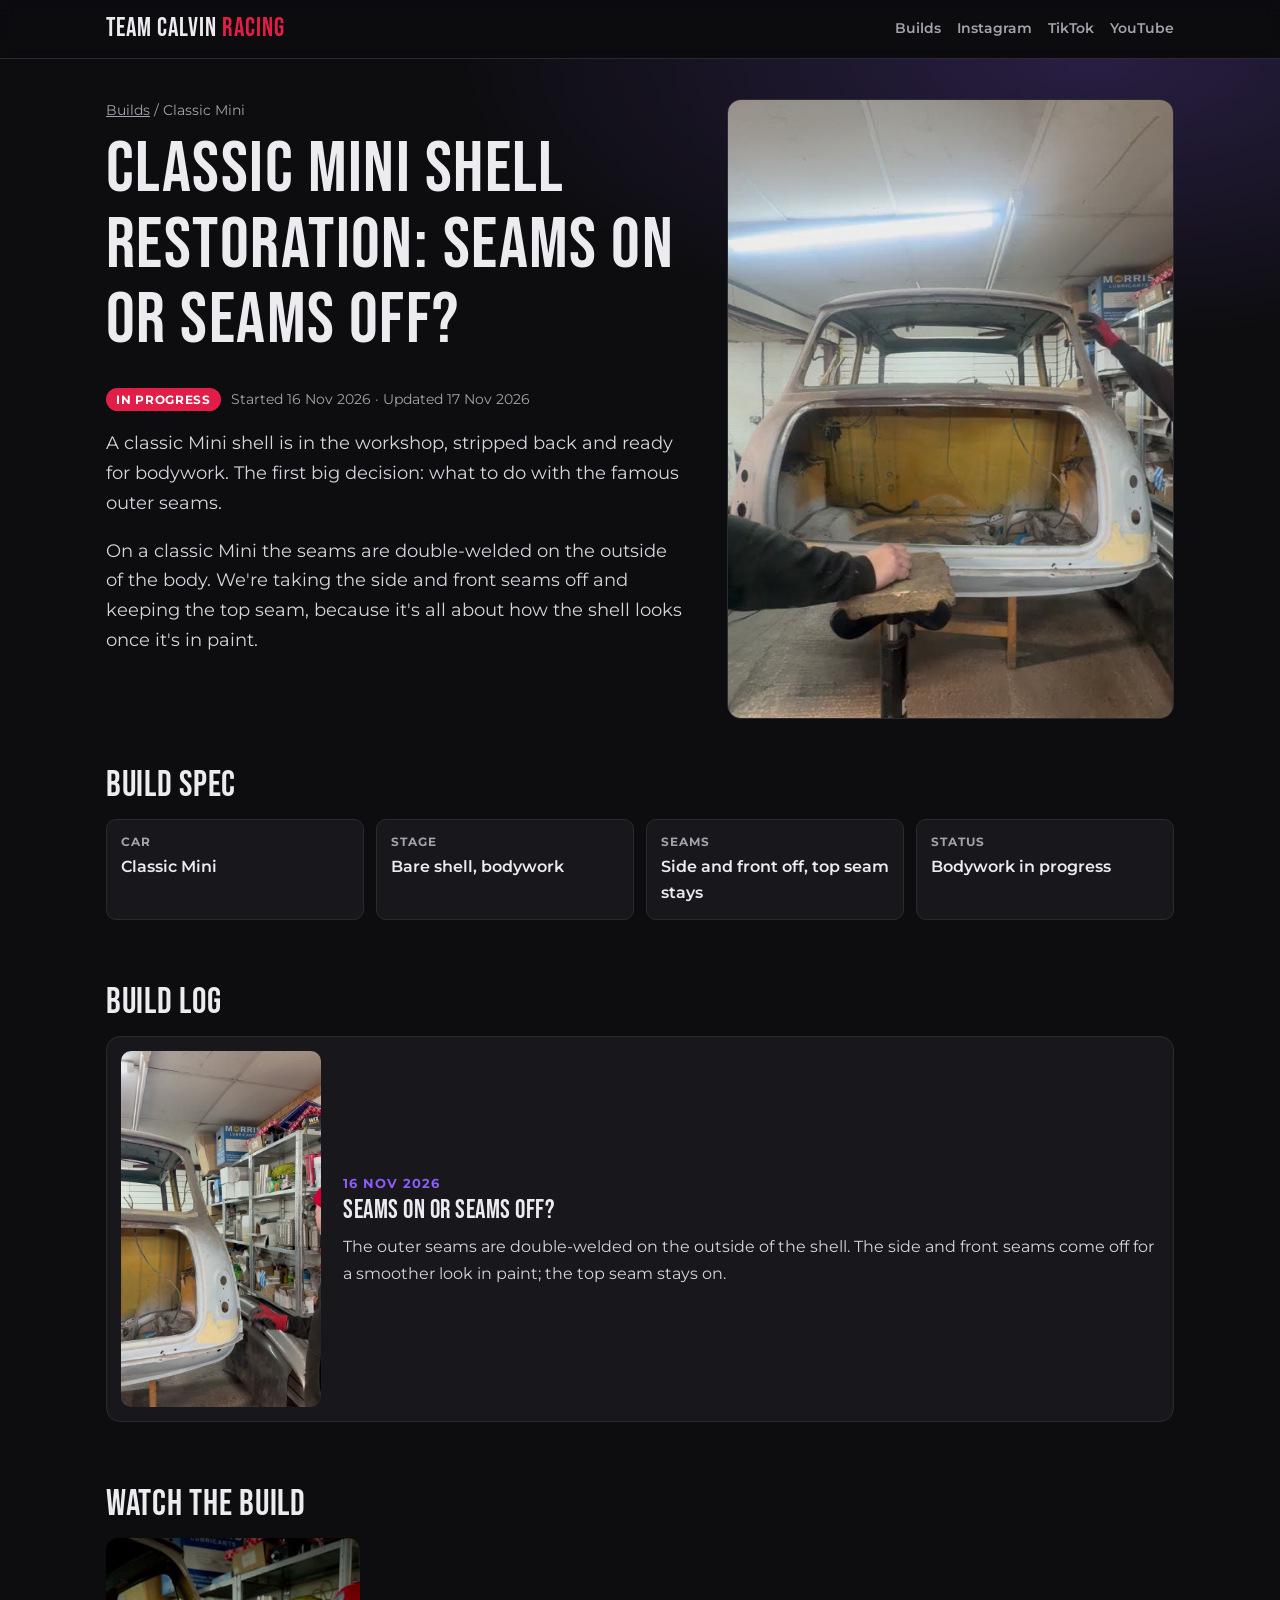
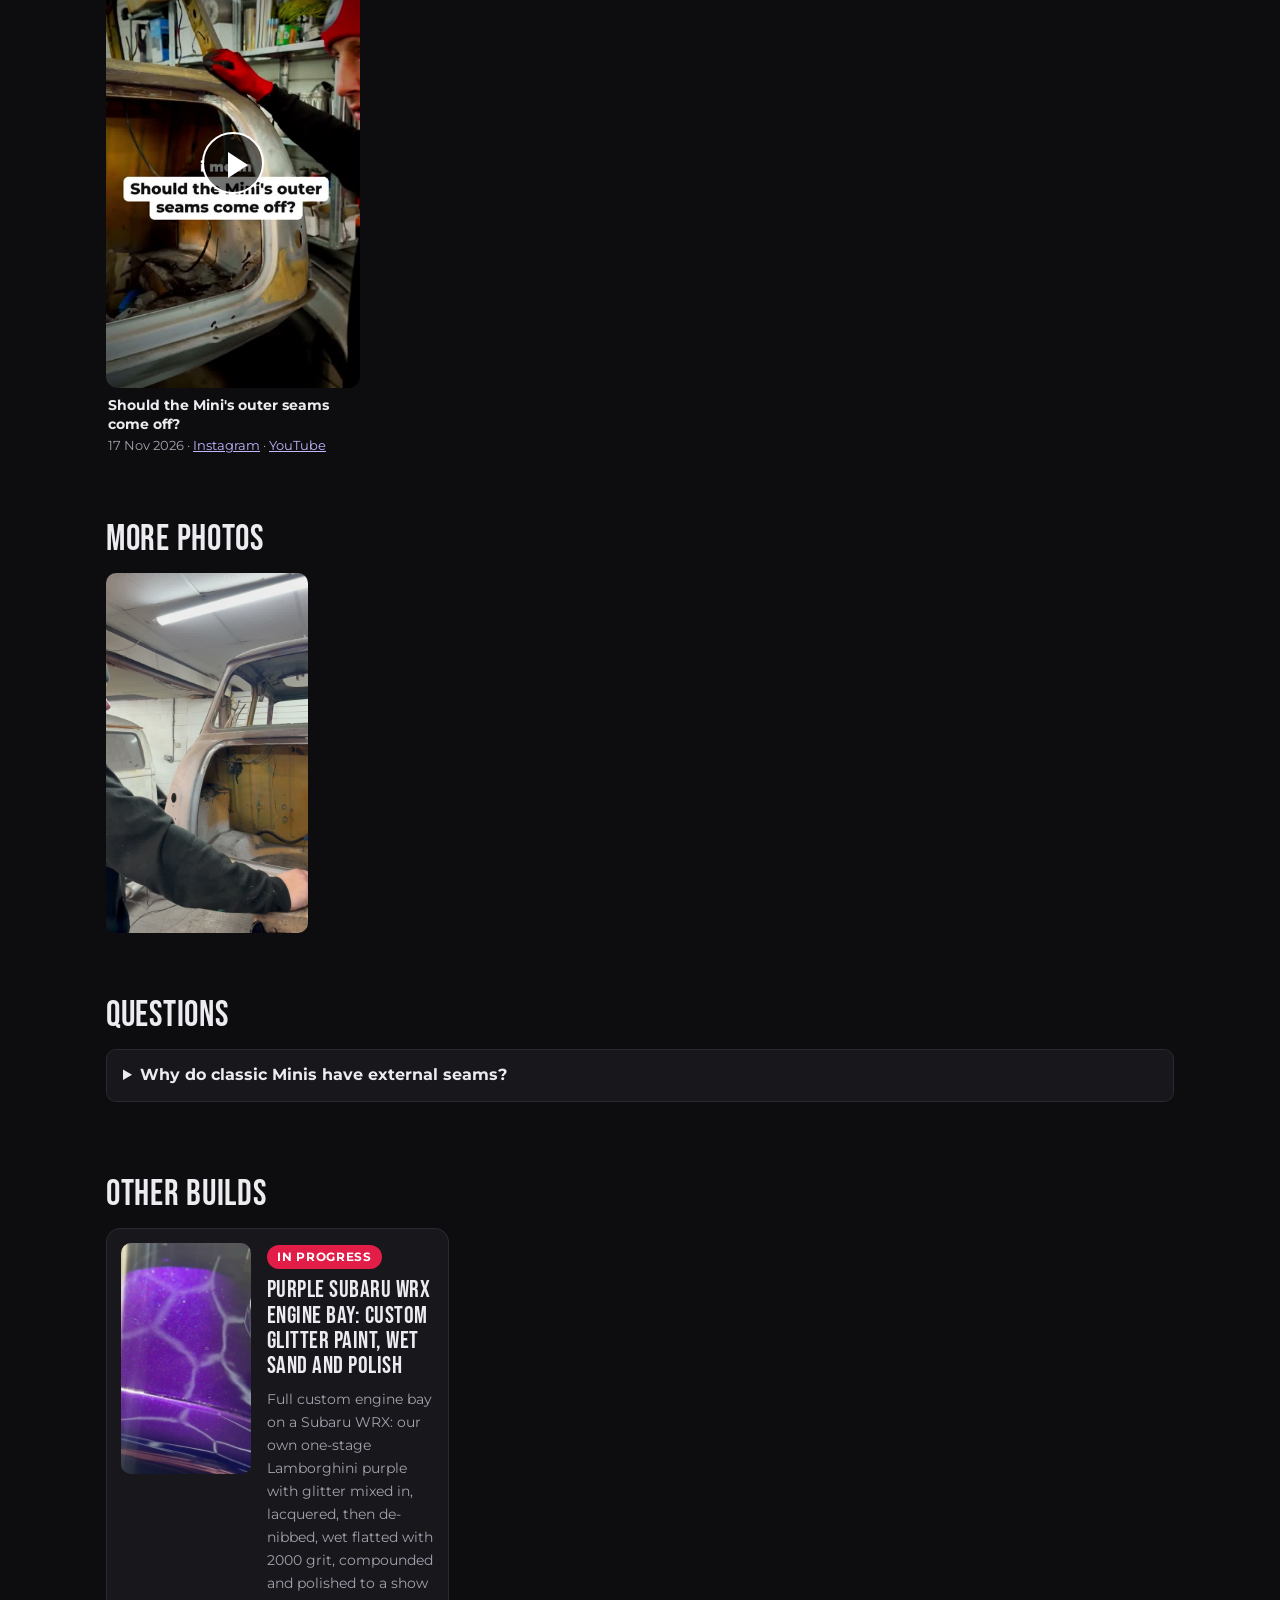
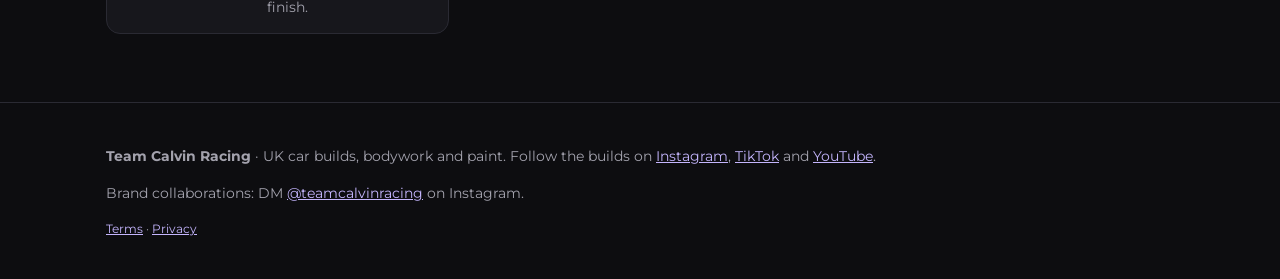
<file: builds/classic-mini-restoration/index.html>
<!doctype html>
<html lang="en-GB">
<head>
<meta charset="utf-8">
<meta name="viewport" content="width=device-width,initial-scale=1">
<title>Classic Mini Shell Restoration: Seams On or Seams Off? | Team Calvin Racing</title>
<meta name="description" content="Classic Mini shell restoration in the Team Calvin Racing workshop: deciding which double-welded outer seams come off for a smooth shell before paint.">
<link rel="canonical" href="https://calvinchinthaka-afk.github.io/teamcalvinstudio/builds/classic-mini-restoration/">
<meta property="og:type" content="article">
<meta property="og:site_name" content="Team Calvin Racing">
<meta property="og:title" content="Classic Mini Shell Restoration: Seams On or Seams Off? | Team Calvin Racing">
<meta property="og:description" content="Classic Mini shell restoration in the Team Calvin Racing workshop: deciding which double-welded outer seams come off for a smooth shell before paint.">
<meta property="og:url" content="https://calvinchinthaka-afk.github.io/teamcalvinstudio/builds/classic-mini-restoration/">
<meta property="og:image" content="https://calvinchinthaka-afk.github.io/teamcalvinstudio/builds/img/classic-mini-shell-rear-bare-metal.jpg">
<meta name="twitter:card" content="summary_large_image">
<link rel="icon" href="../../icon-small.png">
<link rel="preconnect" href="https://fonts.googleapis.com">
<link rel="preconnect" href="https://fonts.gstatic.com" crossorigin>
<link href="https://fonts.googleapis.com/css2?family=Bebas+Neue&family=Montserrat:wght@400;600;700&display=swap" rel="stylesheet">
<link rel="stylesheet" href="../site.css">
<script type="application/ld+json">{"@context": "https://schema.org", "@graph": [{"@type": "Article", "headline": "Classic Mini Shell Restoration: Seams On or Seams Off?", "description": "Classic Mini shell restoration in the Team Calvin Racing workshop: deciding which double-welded outer seams come off for a smooth shell before paint.", "image": ["https://calvinchinthaka-afk.github.io/teamcalvinstudio/builds/img/classic-mini-shell-rear-bare-metal.jpg", "https://calvinchinthaka-afk.github.io/teamcalvinstudio/builds/img/classic-mini-shell-outer-seam.jpg"], "datePublished": "2026-11-16", "dateModified": "2026-11-17", "author": {"@type": "Organization", "name": "Team Calvin Racing", "url": "https://calvinchinthaka-afk.github.io/teamcalvinstudio/builds/"}, "publisher": {"@type": "Organization", "name": "Team Calvin Racing", "sameAs": ["https://www.instagram.com/teamcalvinracing/", "https://www.tiktok.com/@teamcalvinracing", "https://www.youtube.com/@bangandfuel"]}, "mainEntityOfPage": "https://calvinchinthaka-afk.github.io/teamcalvinstudio/builds/classic-mini-restoration/", "about": {"@type": "Car", "name": "Classic Mini"}, "video": [{"@type": "VideoObject", "name": "Should the Mini's outer seams come off?", "description": "Should the Mini's outer seams come off? — Classic Mini shell restoration, Team Calvin Racing.", "thumbnailUrl": "https://calvinchinthaka-afk.github.io/teamcalvinstudio/builds/img/reel-mini-outer-seams-off.jpg", "uploadDate": "2026-11-17", "contentUrl": "https://youtube.com/shorts/jBCZ76e6g7g", "embedUrl": "https://www.youtube.com/embed/jBCZ76e6g7g"}]}, {"@type": "BreadcrumbList", "itemListElement": [{"@type": "ListItem", "position": 1, "name": "Builds", "item": "https://calvinchinthaka-afk.github.io/teamcalvinstudio/builds/"}, {"@type": "ListItem", "position": 2, "name": "Classic Mini shell restoration", "item": "https://calvinchinthaka-afk.github.io/teamcalvinstudio/builds/classic-mini-restoration/"}]}, {"@type": "FAQPage", "mainEntity": [{"@type": "Question", "name": "Why do classic Minis have external seams?", "acceptedAnswer": {"@type": "Answer", "text": "The classic Mini shell was built with its panel seams welded on the outside of the body. Some builders remove them for a smoother, modern look; others keep them for originality."}}]}]}</script>
</head>
<body>
<header class="top"><div class="wrap">
  <a class="brand" href="../">TEAM CALVIN <span>RACING</span></a>
  <nav><a href="../">Builds</a><a href="https://www.instagram.com/teamcalvinracing/" rel="me">Instagram</a><a href="https://www.tiktok.com/@teamcalvinracing" rel="me">TikTok</a><a href="https://www.youtube.com/@bangandfuel" rel="me">YouTube</a></nav>
</div></header>
<main>
<section class="hero"><div class="wrap hero-grid">
  <div>
    <p class="crumbs"><a href="../">Builds</a> / Classic Mini</p>
    <h1>Classic Mini Shell Restoration: Seams On or Seams Off?</h1>
    <p class="meta"><span class="pill">In progress</span> Started 16 Nov 2026 · Updated 17 Nov 2026</p>
    <p class="lede">A classic Mini shell is in the workshop, stripped back and ready for bodywork. The first big decision: what to do with the famous outer seams.</p><p class="lede">On a classic Mini the seams are double-welded on the outside of the body. We&#x27;re taking the side and front seams off and keeping the top seam, because it&#x27;s all about how the shell looks once it&#x27;s in paint.</p>
  </div>
  <img class="hero-img" src="../img/classic-mini-shell-rear-bare-metal.jpg" alt="Classic Mini shell stripped to bare metal in the workshop" width="540" height="960">
</div></section>
<div class="wrap">
<section><h2>Build spec</h2><dl class="specs"><div><dt>Car</dt><dd>Classic Mini</dd></div><div><dt>Stage</dt><dd>Bare shell, bodywork</dd></div><div><dt>Seams</dt><dd>Side and front off, top seam stays</dd></div><div><dt>Status</dt><dd>Bodywork in progress</dd></div></dl></section>
<section><h2>Build log</h2><ol class="steps"><li><img src="../img/classic-mini-shell-outer-seam.jpg" alt="Outer seam on a classic Mini shell" loading="lazy" width="540" height="960">
<div><time datetime="2026-11-16">16 Nov 2026</time><h3>Seams on or seams off?</h3><p>The outer seams are double-welded on the outside of the shell. The side and front seams come off for a smoother look in paint; the top seam stays on.</p></div></li></ol></section><section><h2>Watch the build</h2><div class="reels"><figure class="reel"><button class="play" data-yt="jBCZ76e6g7g" aria-label="Play: Should the Mini&#x27;s outer seams come off?"><img src="../img/reel-mini-outer-seams-off.jpg" alt="Should the Mini&#x27;s outer seams come off?" loading="lazy" width="360" height="640"><span class="tri"></span></button><figcaption><strong>Should the Mini&#x27;s outer seams come off?</strong><span>17 Nov 2026 · <a href="https://www.instagram.com/reel/Df2SDY7CThA/">Instagram</a> · <a href="https://youtube.com/shorts/jBCZ76e6g7g">YouTube</a></span></figcaption></figure></div></section><section><h2>More photos</h2><div class="gallery"><img src="../img/classic-mini-shell-in-workshop.jpg" alt="Classic Mini shell in the Team Calvin Racing workshop" loading="lazy" width="540" height="960"></div></section><section><h2>Questions</h2><details><summary>Why do classic Minis have external seams?</summary><p>The classic Mini shell was built with its panel seams welded on the outside of the body. Some builders remove them for a smoother, modern look; others keep them for originality.</p></details></section><section><h2>Other builds</h2><div class="cards"><a class="card" href="../purple-subaru-wrx-engine-bay/"><img src="../img/subaru-wrx-glitter-metal-flake-purple-paint.jpg" alt="Glitter metal flake in purple paint on a Subaru WRX engine bay" loading="lazy" width="540" height="960"><div><span class="pill">In progress</span><h3>Purple Subaru WRX Engine Bay: Custom Glitter Paint, Wet Sand and Polish</h3><p>Full custom engine bay on a Subaru WRX: our own one-stage Lamborghini purple with glitter mixed in, lacquered, then de-nibbed, wet flatted with 2000 grit, compounded and polished to a show finish.</p></div></a></div></section></div></main><footer class="foot"><div class="wrap">
  <p><strong>Team Calvin Racing</strong> · UK car builds, bodywork and paint. Follow the builds on
  <a href="https://www.instagram.com/teamcalvinracing/">Instagram</a>, <a href="https://www.tiktok.com/@teamcalvinracing">TikTok</a> and <a href="https://www.youtube.com/@bangandfuel">YouTube</a>.</p>
  <p>Brand collaborations: DM <a href="https://www.instagram.com/teamcalvinracing/">@teamcalvinracing</a> on Instagram.</p>
  <p class="small"><a href="../../terms.html">Terms</a> · <a href="../../privacy.html">Privacy</a></p>
</div></footer>
<script>
document.querySelectorAll('[data-yt]').forEach(function(b){b.addEventListener('click',function(){
  var f=document.createElement('iframe');
  f.src='https://www.youtube-nocookie.com/embed/'+b.dataset.yt+'?autoplay=1&rel=0';
  f.title=b.getAttribute('aria-label');f.allow='autoplay; encrypted-media; picture-in-picture';f.allowFullscreen=true;
  b.replaceWith(f);
});});
</script>
</body>
</html>
</file>
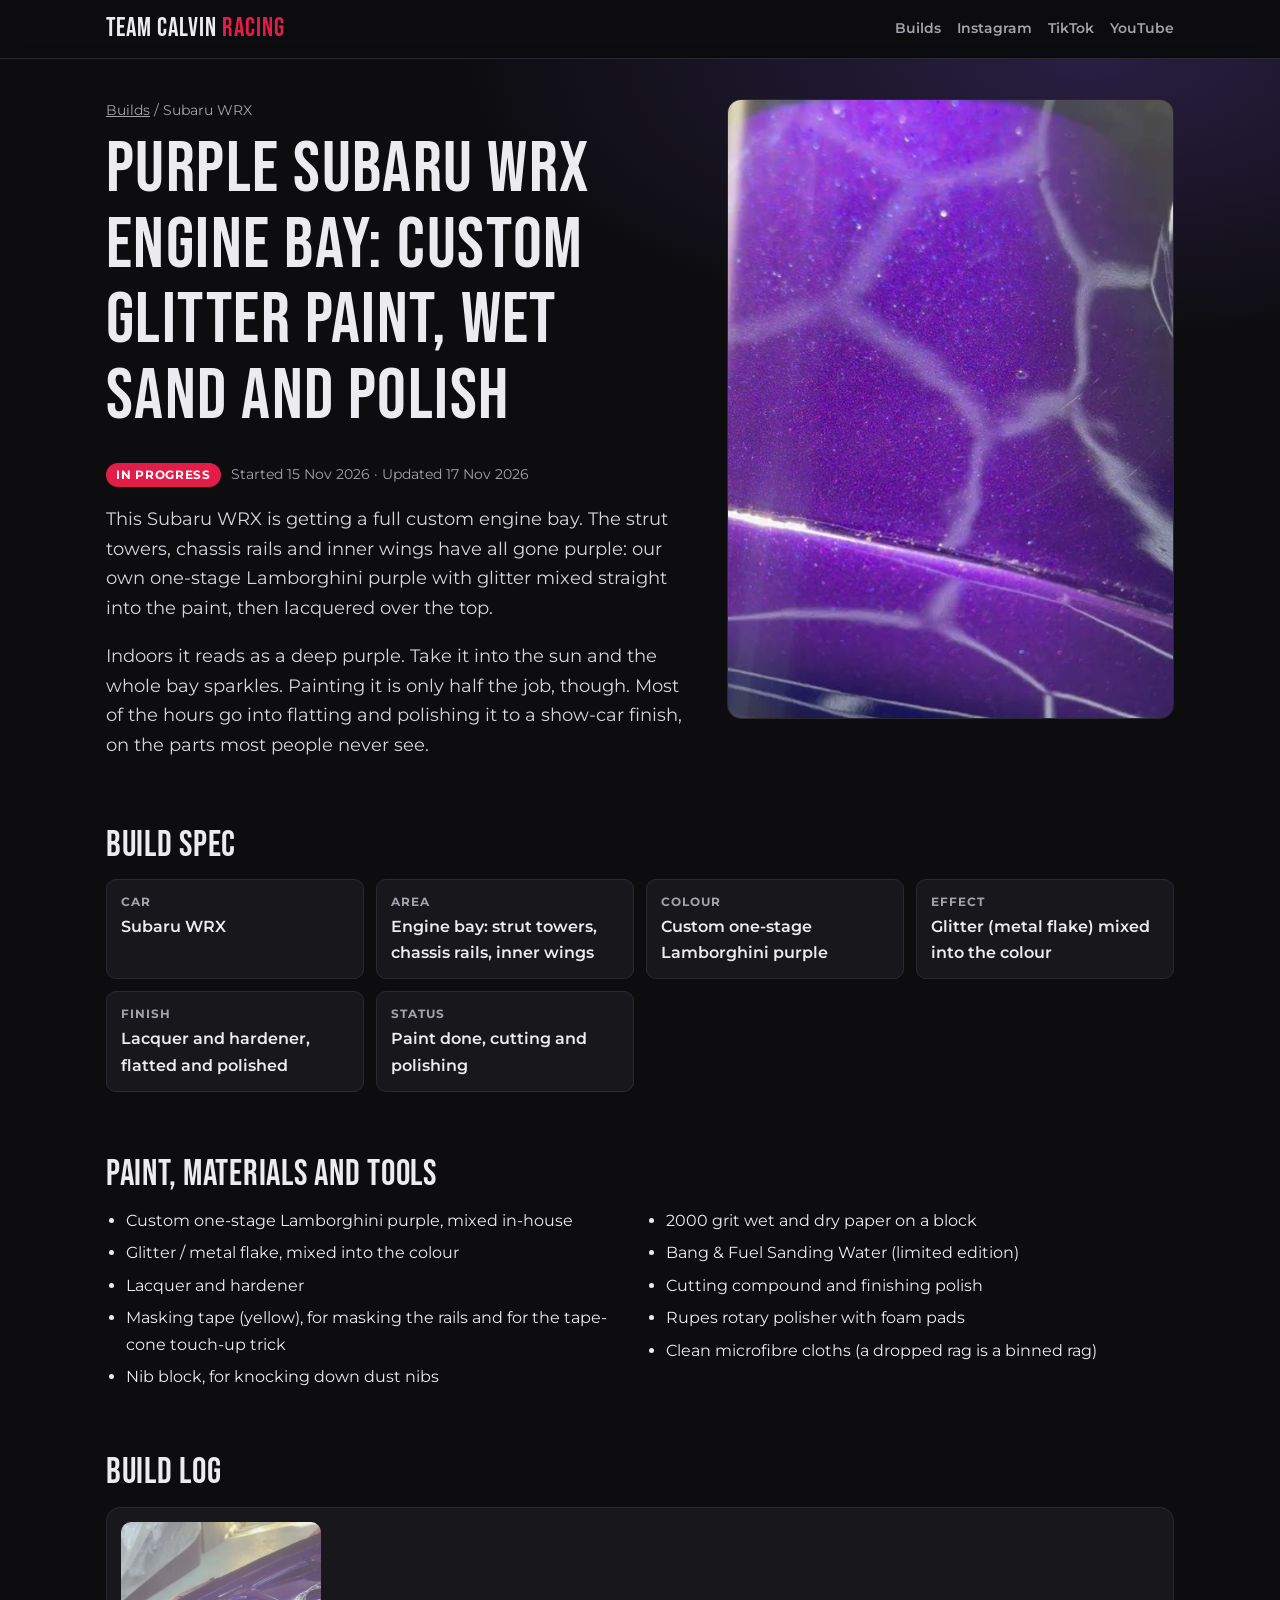
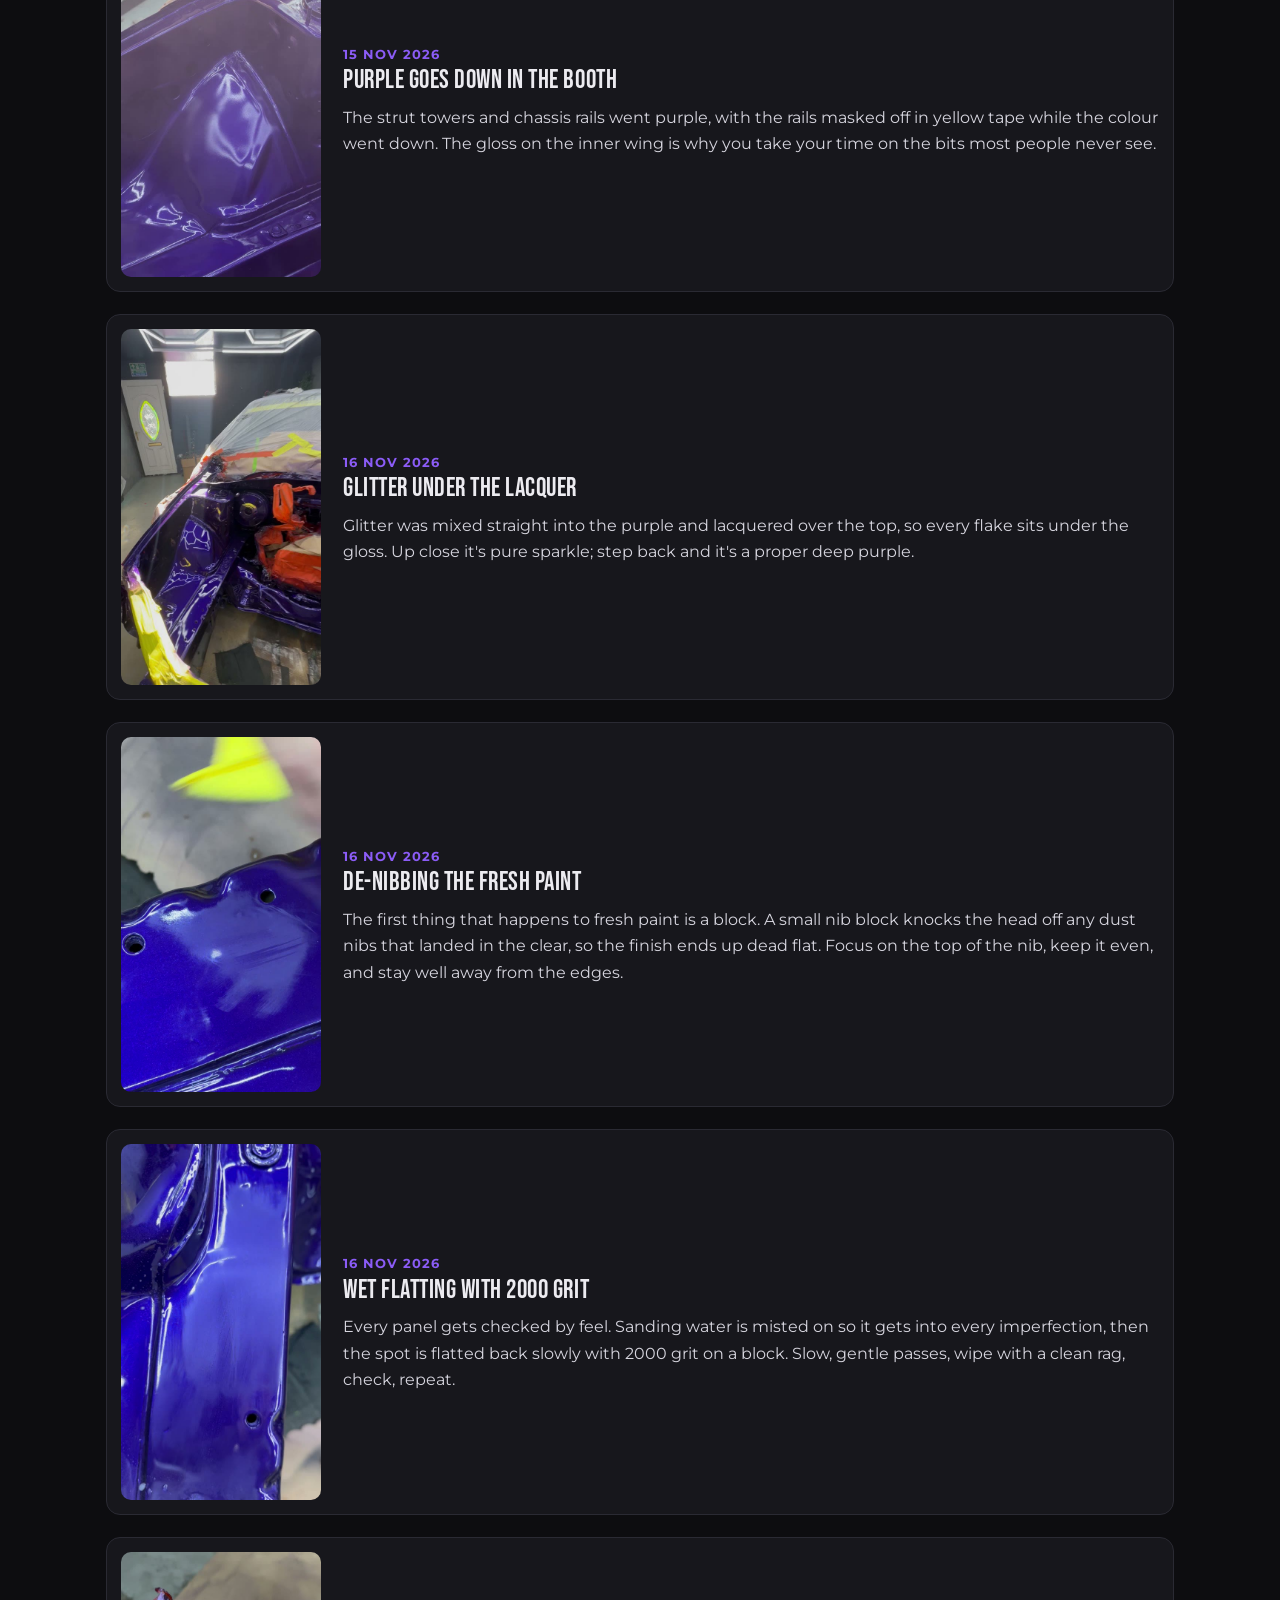
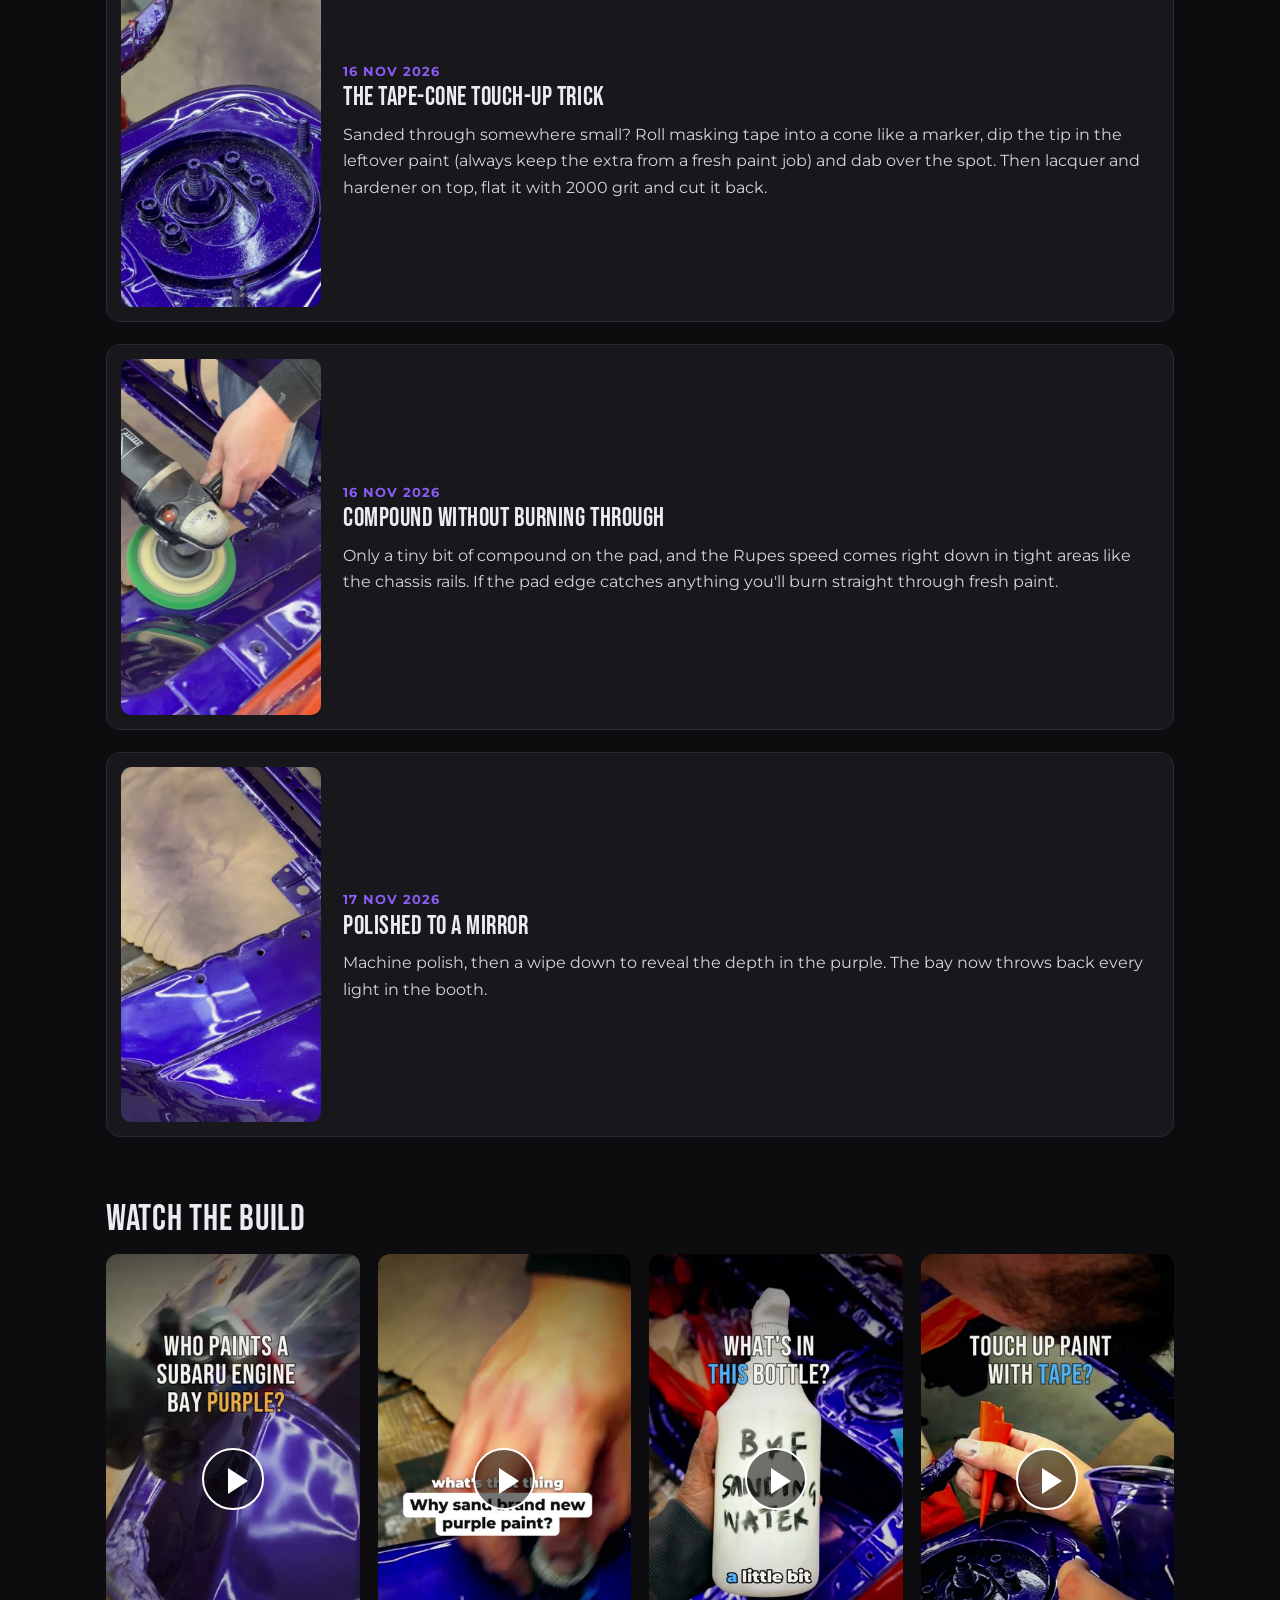
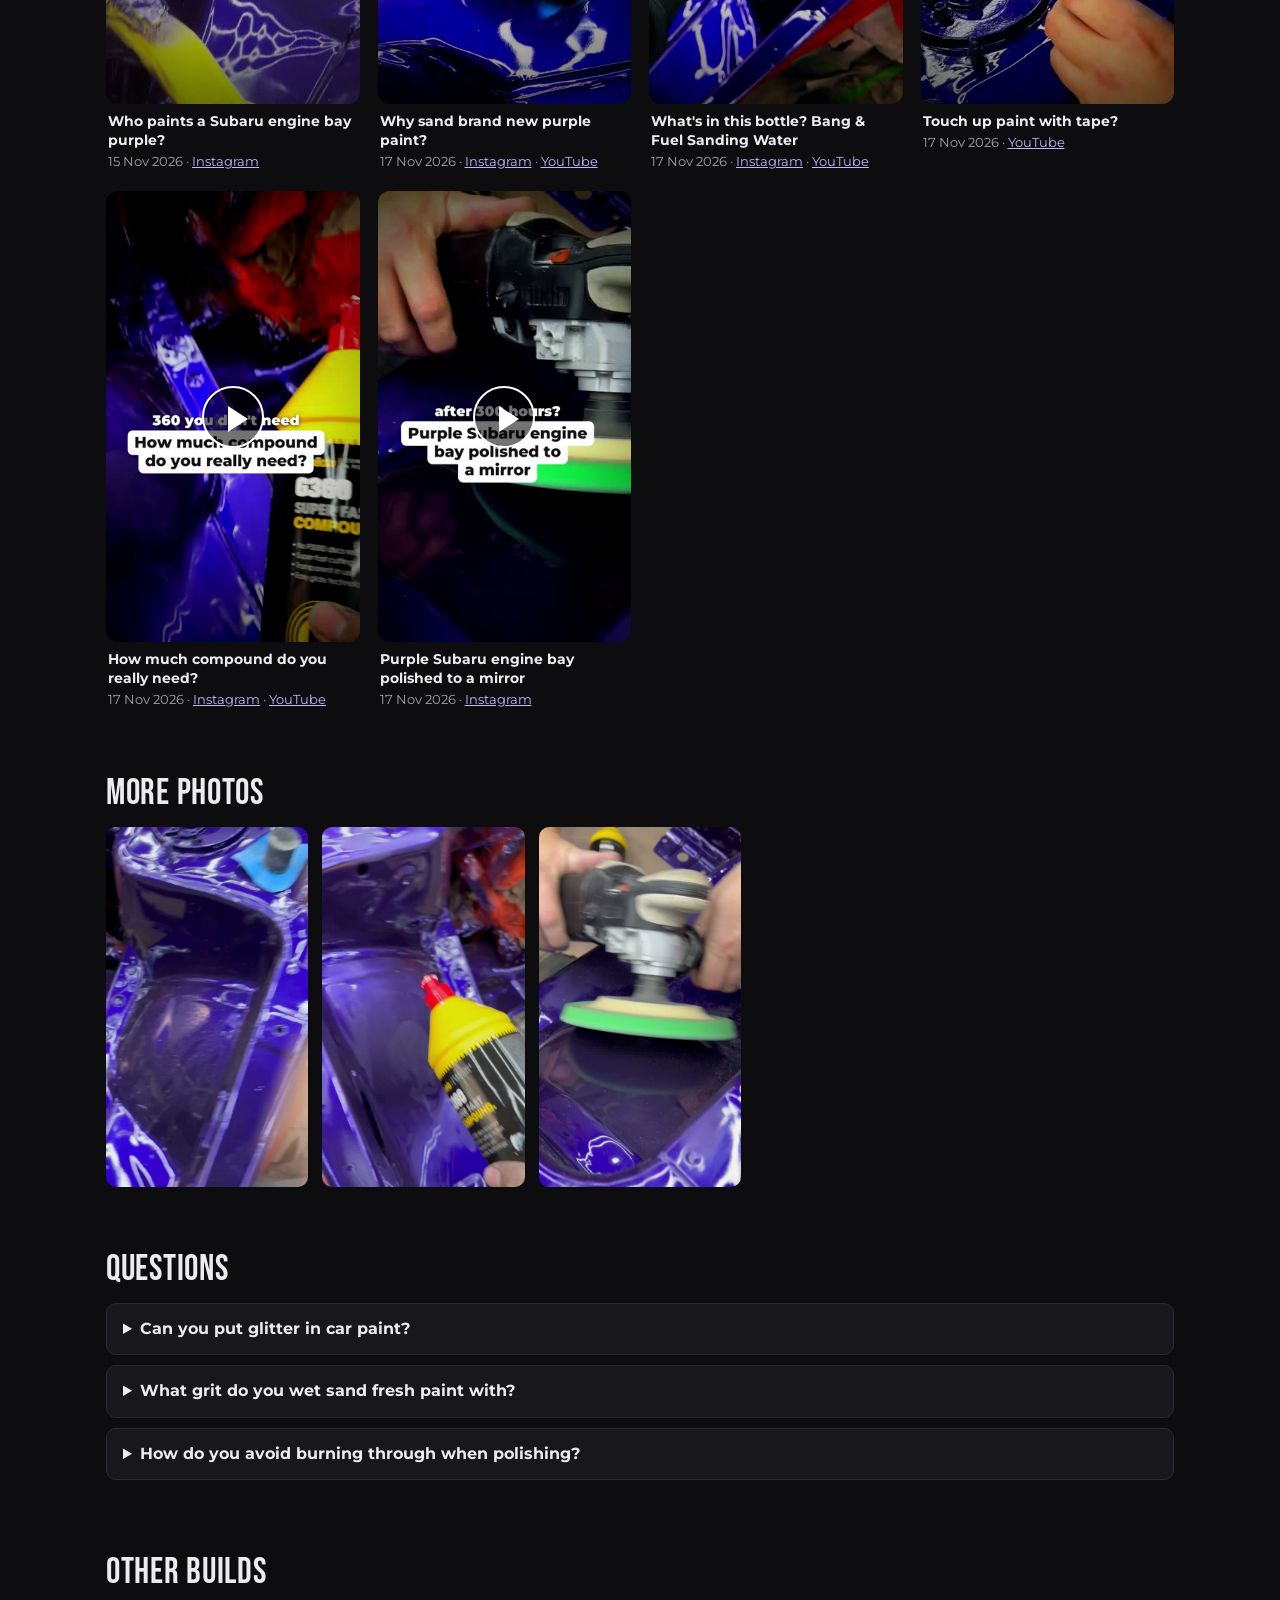
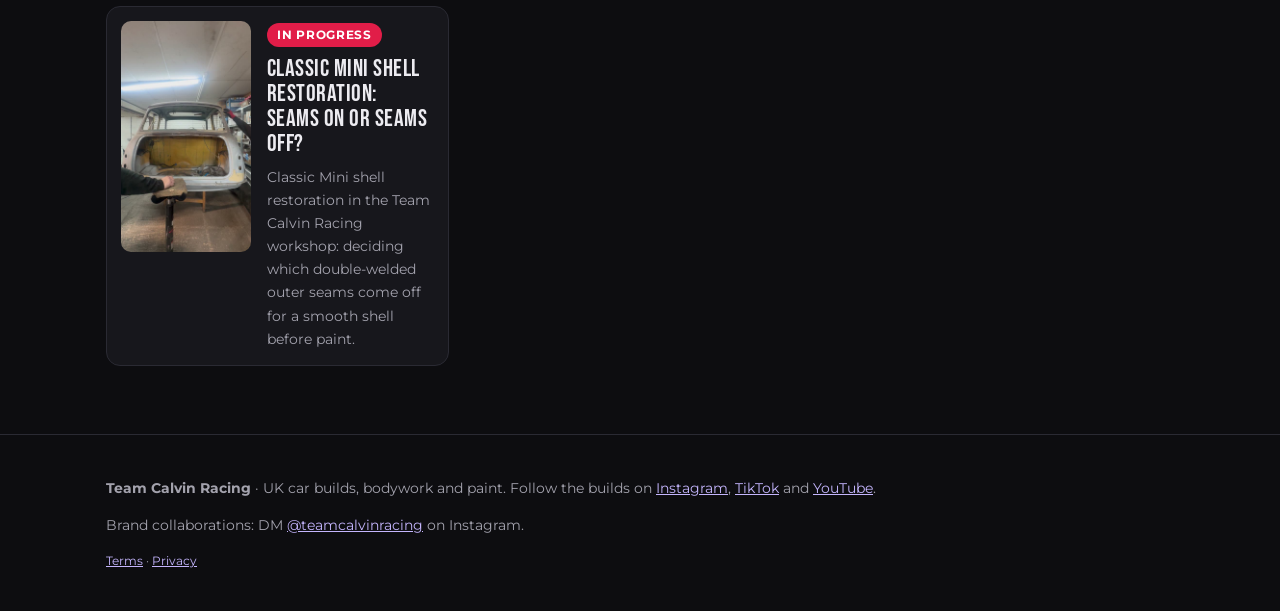
<file: builds/purple-subaru-wrx-engine-bay/index.html>
<!doctype html>
<html lang="en-GB">
<head>
<meta charset="utf-8">
<meta name="viewport" content="width=device-width,initial-scale=1">
<title>Purple Subaru WRX Engine Bay: Custom Glitter Paint, Wet Sand and Polish | Team Calvin Racing</title>
<meta name="description" content="Full custom engine bay on a Subaru WRX: our own one-stage Lamborghini purple with glitter mixed in, lacquered, then de-nibbed, wet flatted with 2000 grit, compounded and polished to a show finish.">
<link rel="canonical" href="https://calvinchinthaka-afk.github.io/teamcalvinstudio/builds/purple-subaru-wrx-engine-bay/">
<meta property="og:type" content="article">
<meta property="og:site_name" content="Team Calvin Racing">
<meta property="og:title" content="Purple Subaru WRX Engine Bay: Custom Glitter Paint, Wet Sand and Polish | Team Calvin Racing">
<meta property="og:description" content="Full custom engine bay on a Subaru WRX: our own one-stage Lamborghini purple with glitter mixed in, lacquered, then de-nibbed, wet flatted with 2000 grit, compounded and polished to a show finish.">
<meta property="og:url" content="https://calvinchinthaka-afk.github.io/teamcalvinstudio/builds/purple-subaru-wrx-engine-bay/">
<meta property="og:image" content="https://calvinchinthaka-afk.github.io/teamcalvinstudio/builds/img/subaru-wrx-glitter-metal-flake-purple-paint.jpg">
<meta name="twitter:card" content="summary_large_image">
<link rel="icon" href="../../icon-small.png">
<link rel="preconnect" href="https://fonts.googleapis.com">
<link rel="preconnect" href="https://fonts.gstatic.com" crossorigin>
<link href="https://fonts.googleapis.com/css2?family=Bebas+Neue&family=Montserrat:wght@400;600;700&display=swap" rel="stylesheet">
<link rel="stylesheet" href="../site.css">
<script type="application/ld+json">{"@context": "https://schema.org", "@graph": [{"@type": "Article", "headline": "Purple Subaru WRX Engine Bay: Custom Glitter Paint, Wet Sand and Polish", "description": "Full custom engine bay on a Subaru WRX: our own one-stage Lamborghini purple with glitter mixed in, lacquered, then de-nibbed, wet flatted with 2000 grit, compounded and polished to a show finish.", "image": ["https://calvinchinthaka-afk.github.io/teamcalvinstudio/builds/img/subaru-wrx-glitter-metal-flake-purple-paint.jpg", "https://calvinchinthaka-afk.github.io/teamcalvinstudio/builds/img/subaru-wrx-purple-engine-bay-strut-tower.jpg", "https://calvinchinthaka-afk.github.io/teamcalvinstudio/builds/img/subaru-wrx-engine-bay-masked-paint-booth.jpg", "https://calvinchinthaka-afk.github.io/teamcalvinstudio/builds/img/subaru-wrx-denib-fresh-purple-paint.jpg", "https://calvinchinthaka-afk.github.io/teamcalvinstudio/builds/img/subaru-wrx-inner-wing-wet-sanded.jpg", "https://calvinchinthaka-afk.github.io/teamcalvinstudio/builds/img/subaru-wrx-strut-top-purple-paint-touch-up.jpg", "https://calvinchinthaka-afk.github.io/teamcalvinstudio/builds/img/subaru-wrx-engine-bay-rupes-polishing.jpg", "https://calvinchinthaka-afk.github.io/teamcalvinstudio/builds/img/subaru-wrx-chassis-rail-gloss-purple.jpg"], "datePublished": "2026-11-15", "dateModified": "2026-11-17", "author": {"@type": "Organization", "name": "Team Calvin Racing", "url": "https://calvinchinthaka-afk.github.io/teamcalvinstudio/builds/"}, "publisher": {"@type": "Organization", "name": "Team Calvin Racing", "sameAs": ["https://www.instagram.com/teamcalvinracing/", "https://www.tiktok.com/@teamcalvinracing", "https://www.youtube.com/@bangandfuel"]}, "mainEntityOfPage": "https://calvinchinthaka-afk.github.io/teamcalvinstudio/builds/purple-subaru-wrx-engine-bay/", "about": {"@type": "Car", "name": "Subaru WRX"}, "video": [{"@type": "VideoObject", "name": "Why sand brand new purple paint?", "description": "Why sand brand new purple paint? — Purple Subaru WRX engine bay, Team Calvin Racing.", "thumbnailUrl": "https://calvinchinthaka-afk.github.io/teamcalvinstudio/builds/img/reel-purple-subaru-denib-paint.jpg", "uploadDate": "2026-11-17", "contentUrl": "https://youtube.com/shorts/7V42x5AgJPM", "embedUrl": "https://www.youtube.com/embed/7V42x5AgJPM"}, {"@type": "VideoObject", "name": "What's in this bottle? Bang & Fuel Sanding Water", "description": "What's in this bottle? Bang & Fuel Sanding Water — Purple Subaru WRX engine bay, Team Calvin Racing.", "thumbnailUrl": "https://calvinchinthaka-afk.github.io/teamcalvinstudio/builds/img/reel-bang-and-fuel-sanding-water.jpg", "uploadDate": "2026-11-17", "contentUrl": "https://youtube.com/shorts/pmfrvurBFF8", "embedUrl": "https://www.youtube.com/embed/pmfrvurBFF8"}, {"@type": "VideoObject", "name": "Touch up paint with tape?", "description": "Touch up paint with tape? — Purple Subaru WRX engine bay, Team Calvin Racing.", "thumbnailUrl": "https://calvinchinthaka-afk.github.io/teamcalvinstudio/builds/img/reel-subaru-strut-top-tape-cone-touch-up.jpg", "uploadDate": "2026-11-17", "contentUrl": "https://youtube.com/shorts/tcnEtTzSmjU", "embedUrl": "https://www.youtube.com/embed/tcnEtTzSmjU"}, {"@type": "VideoObject", "name": "How much compound do you really need?", "description": "How much compound do you really need? — Purple Subaru WRX engine bay, Team Calvin Racing.", "thumbnailUrl": "https://calvinchinthaka-afk.github.io/teamcalvinstudio/builds/img/reel-purple-subaru-bay-compound.jpg", "uploadDate": "2026-11-17", "contentUrl": "https://youtube.com/shorts/a2iq-cUNk7A", "embedUrl": "https://www.youtube.com/embed/a2iq-cUNk7A"}]}, {"@type": "BreadcrumbList", "itemListElement": [{"@type": "ListItem", "position": 1, "name": "Builds", "item": "https://calvinchinthaka-afk.github.io/teamcalvinstudio/builds/"}, {"@type": "ListItem", "position": 2, "name": "Purple Subaru WRX engine bay", "item": "https://calvinchinthaka-afk.github.io/teamcalvinstudio/builds/purple-subaru-wrx-engine-bay/"}]}, {"@type": "FAQPage", "mainEntity": [{"@type": "Question", "name": "Can you put glitter in car paint?", "acceptedAnswer": {"@type": "Answer", "text": "Yes. On this Subaru the glitter was mixed straight into a one-stage purple and then lacquered over the top, so the flake sits under the clear and the surface can still be flatted and polished smooth."}}, {"@type": "Question", "name": "What grit do you wet sand fresh paint with?", "acceptedAnswer": {"@type": "Answer", "text": "We flat imperfections back with 2000 grit on a block, using sanding water, then compound and polish to bring the gloss back."}}, {"@type": "Question", "name": "How do you avoid burning through when polishing?", "acceptedAnswer": {"@type": "Answer", "text": "Use very little compound, turn the polisher speed down in tight areas, and keep the pad edge away from edges and body lines, where the paint is thinnest."}}]}]}</script>
</head>
<body>
<header class="top"><div class="wrap">
  <a class="brand" href="../">TEAM CALVIN <span>RACING</span></a>
  <nav><a href="../">Builds</a><a href="https://www.instagram.com/teamcalvinracing/" rel="me">Instagram</a><a href="https://www.tiktok.com/@teamcalvinracing" rel="me">TikTok</a><a href="https://www.youtube.com/@bangandfuel" rel="me">YouTube</a></nav>
</div></header>
<main>
<section class="hero"><div class="wrap hero-grid">
  <div>
    <p class="crumbs"><a href="../">Builds</a> / Subaru WRX</p>
    <h1>Purple Subaru WRX Engine Bay: Custom Glitter Paint, Wet Sand and Polish</h1>
    <p class="meta"><span class="pill">In progress</span> Started 15 Nov 2026 · Updated 17 Nov 2026</p>
    <p class="lede">This Subaru WRX is getting a full custom engine bay. The strut towers, chassis rails and inner wings have all gone purple: our own one-stage Lamborghini purple with glitter mixed straight into the paint, then lacquered over the top.</p><p class="lede">Indoors it reads as a deep purple. Take it into the sun and the whole bay sparkles. Painting it is only half the job, though. Most of the hours go into flatting and polishing it to a show-car finish, on the parts most people never see.</p>
  </div>
  <img class="hero-img" src="../img/subaru-wrx-glitter-metal-flake-purple-paint.jpg" alt="Glitter metal flake in purple paint on a Subaru WRX engine bay" width="540" height="960">
</div></section>
<div class="wrap">
<section><h2>Build spec</h2><dl class="specs"><div><dt>Car</dt><dd>Subaru WRX</dd></div><div><dt>Area</dt><dd>Engine bay: strut towers, chassis rails, inner wings</dd></div><div><dt>Colour</dt><dd>Custom one-stage Lamborghini purple</dd></div><div><dt>Effect</dt><dd>Glitter (metal flake) mixed into the colour</dd></div><div><dt>Finish</dt><dd>Lacquer and hardener, flatted and polished</dd></div><div><dt>Status</dt><dd>Paint done, cutting and polishing</dd></div></dl></section>
<section><h2>Paint, materials and tools</h2><ul class="parts"><li>Custom one-stage Lamborghini purple, mixed in-house</li><li>Glitter / metal flake, mixed into the colour</li><li>Lacquer and hardener</li><li>Masking tape (yellow), for masking the rails and for the tape-cone touch-up trick</li><li>Nib block, for knocking down dust nibs</li><li>2000 grit wet and dry paper on a block</li><li>Bang &amp; Fuel Sanding Water (limited edition)</li><li>Cutting compound and finishing polish</li><li>Rupes rotary polisher with foam pads</li><li>Clean microfibre cloths (a dropped rag is a binned rag)</li></ul></section><section><h2>Build log</h2><ol class="steps"><li><img src="../img/subaru-wrx-purple-engine-bay-strut-tower.jpg" alt="Gloss purple paint on a Subaru WRX strut tower and inner wing" loading="lazy" width="540" height="960">
<div><time datetime="2026-11-15">15 Nov 2026</time><h3>Purple goes down in the booth</h3><p>The strut towers and chassis rails went purple, with the rails masked off in yellow tape while the colour went down. The gloss on the inner wing is why you take your time on the bits most people never see.</p></div></li><li><img src="../img/subaru-wrx-engine-bay-masked-paint-booth.jpg" alt="Subaru WRX engine bay masked up in the paint booth" loading="lazy" width="540" height="960">
<div><time datetime="2026-11-16">16 Nov 2026</time><h3>Glitter under the lacquer</h3><p>Glitter was mixed straight into the purple and lacquered over the top, so every flake sits under the gloss. Up close it&#x27;s pure sparkle; step back and it&#x27;s a proper deep purple.</p></div></li><li><img src="../img/subaru-wrx-denib-fresh-purple-paint.jpg" alt="De-nibbing fresh purple paint on a Subaru engine bay" loading="lazy" width="540" height="960">
<div><time datetime="2026-11-16">16 Nov 2026</time><h3>De-nibbing the fresh paint</h3><p>The first thing that happens to fresh paint is a block. A small nib block knocks the head off any dust nibs that landed in the clear, so the finish ends up dead flat. Focus on the top of the nib, keep it even, and stay well away from the edges.</p></div></li><li><img src="../img/subaru-wrx-inner-wing-wet-sanded.jpg" alt="Wet sanded purple inner wing on a Subaru WRX" loading="lazy" width="540" height="960">
<div><time datetime="2026-11-16">16 Nov 2026</time><h3>Wet flatting with 2000 grit</h3><p>Every panel gets checked by feel. Sanding water is misted on so it gets into every imperfection, then the spot is flatted back slowly with 2000 grit on a block. Slow, gentle passes, wipe with a clean rag, check, repeat.</p></div></li><li><img src="../img/subaru-wrx-strut-top-purple-paint-touch-up.jpg" alt="Purple Subaru WRX strut top after paint touch-up" loading="lazy" width="540" height="960">
<div><time datetime="2026-11-16">16 Nov 2026</time><h3>The tape-cone touch-up trick</h3><p>Sanded through somewhere small? Roll masking tape into a cone like a marker, dip the tip in the leftover paint (always keep the extra from a fresh paint job) and dab over the spot. Then lacquer and hardener on top, flat it with 2000 grit and cut it back.</p></div></li><li><img src="../img/subaru-wrx-engine-bay-rupes-polishing.jpg" alt="Rupes polisher compounding a purple Subaru chassis rail" loading="lazy" width="540" height="960">
<div><time datetime="2026-11-16">16 Nov 2026</time><h3>Compound without burning through</h3><p>Only a tiny bit of compound on the pad, and the Rupes speed comes right down in tight areas like the chassis rails. If the pad edge catches anything you&#x27;ll burn straight through fresh paint.</p></div></li><li><img src="../img/subaru-wrx-chassis-rail-gloss-purple.jpg" alt="Mirror gloss purple chassis rail on a Subaru WRX" loading="lazy" width="540" height="960">
<div><time datetime="2026-11-17">17 Nov 2026</time><h3>Polished to a mirror</h3><p>Machine polish, then a wipe down to reveal the depth in the purple. The bay now throws back every light in the booth.</p></div></li></ol></section><section><h2>Watch the build</h2><div class="reels"><figure class="reel"><a class="play" href="https://www.instagram.com/reel/DfxsAsjDt26/" aria-label="Watch on Instagram: Who paints a Subaru engine bay purple?"><img src="../img/reel-purple-subaru-engine-bay.jpg" alt="Who paints a Subaru engine bay purple?" loading="lazy" width="360" height="640"><span class="tri"></span></a><figcaption><strong>Who paints a Subaru engine bay purple?</strong><span>15 Nov 2026 · <a href="https://www.instagram.com/reel/DfxsAsjDt26/">Instagram</a></span></figcaption></figure><figure class="reel"><button class="play" data-yt="7V42x5AgJPM" aria-label="Play: Why sand brand new purple paint?"><img src="../img/reel-purple-subaru-denib-paint.jpg" alt="Why sand brand new purple paint?" loading="lazy" width="360" height="640"><span class="tri"></span></button><figcaption><strong>Why sand brand new purple paint?</strong><span>17 Nov 2026 · <a href="https://www.instagram.com/reel/Df0oco1Du4R/">Instagram</a> · <a href="https://youtube.com/shorts/7V42x5AgJPM">YouTube</a></span></figcaption></figure><figure class="reel"><button class="play" data-yt="pmfrvurBFF8" aria-label="Play: What&#x27;s in this bottle? Bang &amp; Fuel Sanding Water"><img src="../img/reel-bang-and-fuel-sanding-water.jpg" alt="What&#x27;s in this bottle? Bang &amp; Fuel Sanding Water" loading="lazy" width="360" height="640"><span class="tri"></span></button><figcaption><strong>What&#x27;s in this bottle? Bang &amp; Fuel Sanding Water</strong><span>17 Nov 2026 · <a href="https://www.instagram.com/reel/Df2shYdCYol/">Instagram</a> · <a href="https://youtube.com/shorts/pmfrvurBFF8">YouTube</a></span></figcaption></figure><figure class="reel"><button class="play" data-yt="tcnEtTzSmjU" aria-label="Play: Touch up paint with tape?"><img src="../img/reel-subaru-strut-top-tape-cone-touch-up.jpg" alt="Touch up paint with tape?" loading="lazy" width="360" height="640"><span class="tri"></span></button><figcaption><strong>Touch up paint with tape?</strong><span>17 Nov 2026 · <a href="https://youtube.com/shorts/tcnEtTzSmjU">YouTube</a></span></figcaption></figure><figure class="reel"><button class="play" data-yt="a2iq-cUNk7A" aria-label="Play: How much compound do you really need?"><img src="../img/reel-purple-subaru-bay-compound.jpg" alt="How much compound do you really need?" loading="lazy" width="360" height="640"><span class="tri"></span></button><figcaption><strong>How much compound do you really need?</strong><span>17 Nov 2026 · <a href="https://www.instagram.com/reel/Df2P4d3CbnN/">Instagram</a> · <a href="https://youtube.com/shorts/a2iq-cUNk7A">YouTube</a></span></figcaption></figure><figure class="reel"><a class="play" href="https://www.instagram.com/reel/Df1PKemjQNT/" aria-label="Watch on Instagram: Purple Subaru engine bay polished to a mirror"><img src="../img/reel-purple-subaru-bay-polish.jpg" alt="Purple Subaru engine bay polished to a mirror" loading="lazy" width="360" height="640"><span class="tri"></span></a><figcaption><strong>Purple Subaru engine bay polished to a mirror</strong><span>17 Nov 2026 · <a href="https://www.instagram.com/reel/Df1PKemjQNT/">Instagram</a></span></figcaption></figure></div></section><section><h2>More photos</h2><div class="gallery"><img src="../img/subaru-wrx-engine-bay-wet-flatting.jpg" alt="Wet flatting the purple Subaru engine bay" loading="lazy" width="540" height="960"><img src="../img/subaru-wrx-engine-bay-compound.jpg" alt="Compound on the purple Subaru WRX engine bay" loading="lazy" width="540" height="960"><img src="../img/subaru-wrx-engine-bay-machine-polish.jpg" alt="Machine polishing the Subaru engine bay" loading="lazy" width="540" height="960"></div></section><section><h2>Questions</h2><details><summary>Can you put glitter in car paint?</summary><p>Yes. On this Subaru the glitter was mixed straight into a one-stage purple and then lacquered over the top, so the flake sits under the clear and the surface can still be flatted and polished smooth.</p></details><details><summary>What grit do you wet sand fresh paint with?</summary><p>We flat imperfections back with 2000 grit on a block, using sanding water, then compound and polish to bring the gloss back.</p></details><details><summary>How do you avoid burning through when polishing?</summary><p>Use very little compound, turn the polisher speed down in tight areas, and keep the pad edge away from edges and body lines, where the paint is thinnest.</p></details></section><section><h2>Other builds</h2><div class="cards"><a class="card" href="../classic-mini-restoration/"><img src="../img/classic-mini-shell-rear-bare-metal.jpg" alt="Classic Mini shell stripped to bare metal in the workshop" loading="lazy" width="540" height="960"><div><span class="pill">In progress</span><h3>Classic Mini Shell Restoration: Seams On or Seams Off?</h3><p>Classic Mini shell restoration in the Team Calvin Racing workshop: deciding which double-welded outer seams come off for a smooth shell before paint.</p></div></a></div></section></div></main><footer class="foot"><div class="wrap">
  <p><strong>Team Calvin Racing</strong> · UK car builds, bodywork and paint. Follow the builds on
  <a href="https://www.instagram.com/teamcalvinracing/">Instagram</a>, <a href="https://www.tiktok.com/@teamcalvinracing">TikTok</a> and <a href="https://www.youtube.com/@bangandfuel">YouTube</a>.</p>
  <p>Brand collaborations: DM <a href="https://www.instagram.com/teamcalvinracing/">@teamcalvinracing</a> on Instagram.</p>
  <p class="small"><a href="../../terms.html">Terms</a> · <a href="../../privacy.html">Privacy</a></p>
</div></footer>
<script>
document.querySelectorAll('[data-yt]').forEach(function(b){b.addEventListener('click',function(){
  var f=document.createElement('iframe');
  f.src='https://www.youtube-nocookie.com/embed/'+b.dataset.yt+'?autoplay=1&rel=0';
  f.title=b.getAttribute('aria-label');f.allow='autoplay; encrypted-media; picture-in-picture';f.allowFullscreen=true;
  b.replaceWith(f);
});});
</script>
</body>
</html>
</file>
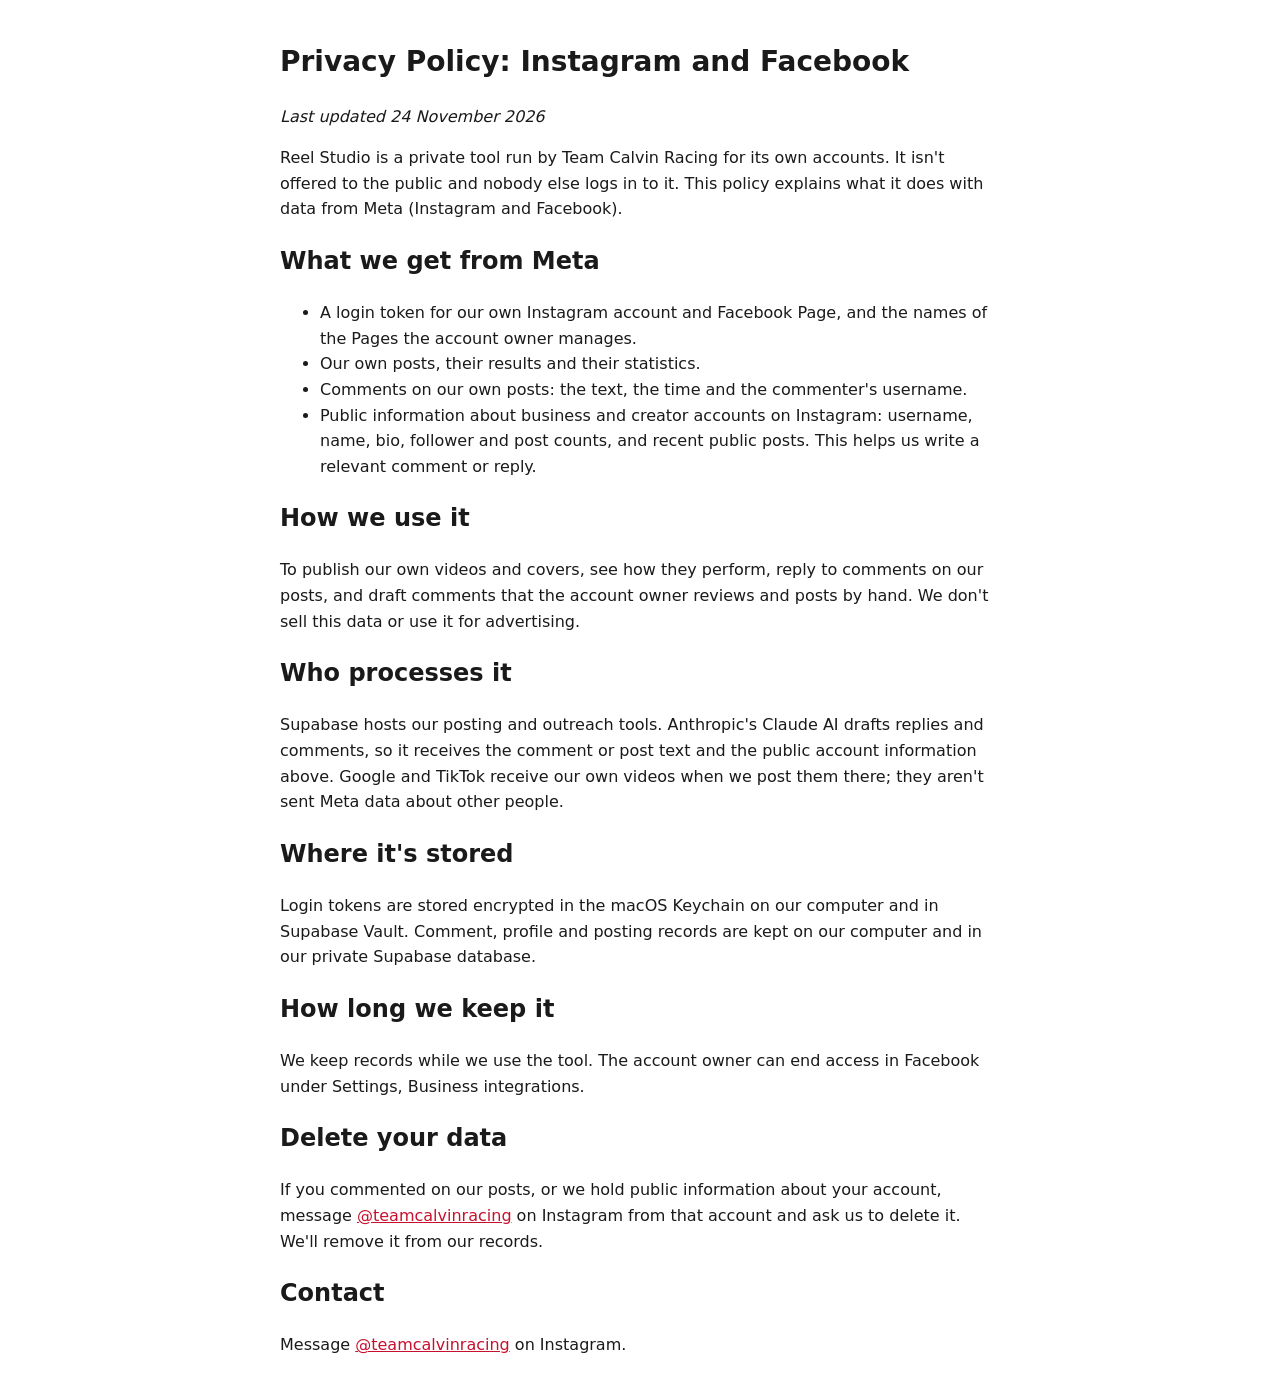
<file: privacy-meta.html>
<!doctype html><html lang="en"><head><meta charset="utf-8"><meta name="viewport" content="width=device-width,initial-scale=1"><title>Privacy Policy (Instagram and Facebook) · Reel Studio</title><style>body{font:16px/1.6 system-ui,sans-serif;max-width:720px;margin:40px auto;padding:0 16px;color:#1a1a1a;background:#fff}h1{font-size:28px}a{color:#c8102e}</style></head><body>
<h1>Privacy Policy: Instagram and Facebook</h1><p><i>Last updated 24 November 2026</i></p>
<p>Reel Studio is a private tool run by Team Calvin Racing for its own accounts. It isn't offered to the public and nobody else logs in to it. This policy explains what it does with data from Meta (Instagram and Facebook).</p>
<h2>What we get from Meta</h2>
<ul><li>A login token for our own Instagram account and Facebook Page, and the names of the Pages the account owner manages.</li>
<li>Our own posts, their results and their statistics.</li>
<li>Comments on our own posts: the text, the time and the commenter's username.</li>
<li>Public information about business and creator accounts on Instagram: username, name, bio, follower and post counts, and recent public posts. This helps us write a relevant comment or reply.</li></ul>
<h2>How we use it</h2><p>To publish our own videos and covers, see how they perform, reply to comments on our posts, and draft comments that the account owner reviews and posts by hand. We don't sell this data or use it for advertising.</p>
<h2>Who processes it</h2><p>Supabase hosts our posting and outreach tools. Anthropic's Claude AI drafts replies and comments, so it receives the comment or post text and the public account information above. Google and TikTok receive our own videos when we post them there; they aren't sent Meta data about other people.</p>
<h2>Where it's stored</h2><p>Login tokens are stored encrypted in the macOS Keychain on our computer and in Supabase Vault. Comment, profile and posting records are kept on our computer and in our private Supabase database.</p>
<h2>How long we keep it</h2><p>We keep records while we use the tool. The account owner can end access in Facebook under Settings, Business integrations.</p>
<h2 id="deletion">Delete your data</h2><p>If you commented on our posts, or we hold public information about your account, message <a href="https://www.instagram.com/teamcalvinracing/">@teamcalvinracing</a> on Instagram from that account and ask us to delete it. We'll remove it from our records.</p>
<h2>Contact</h2><p>Message <a href="https://www.instagram.com/teamcalvinracing/">@teamcalvinracing</a> on Instagram.</p>
</body></html>
</file>
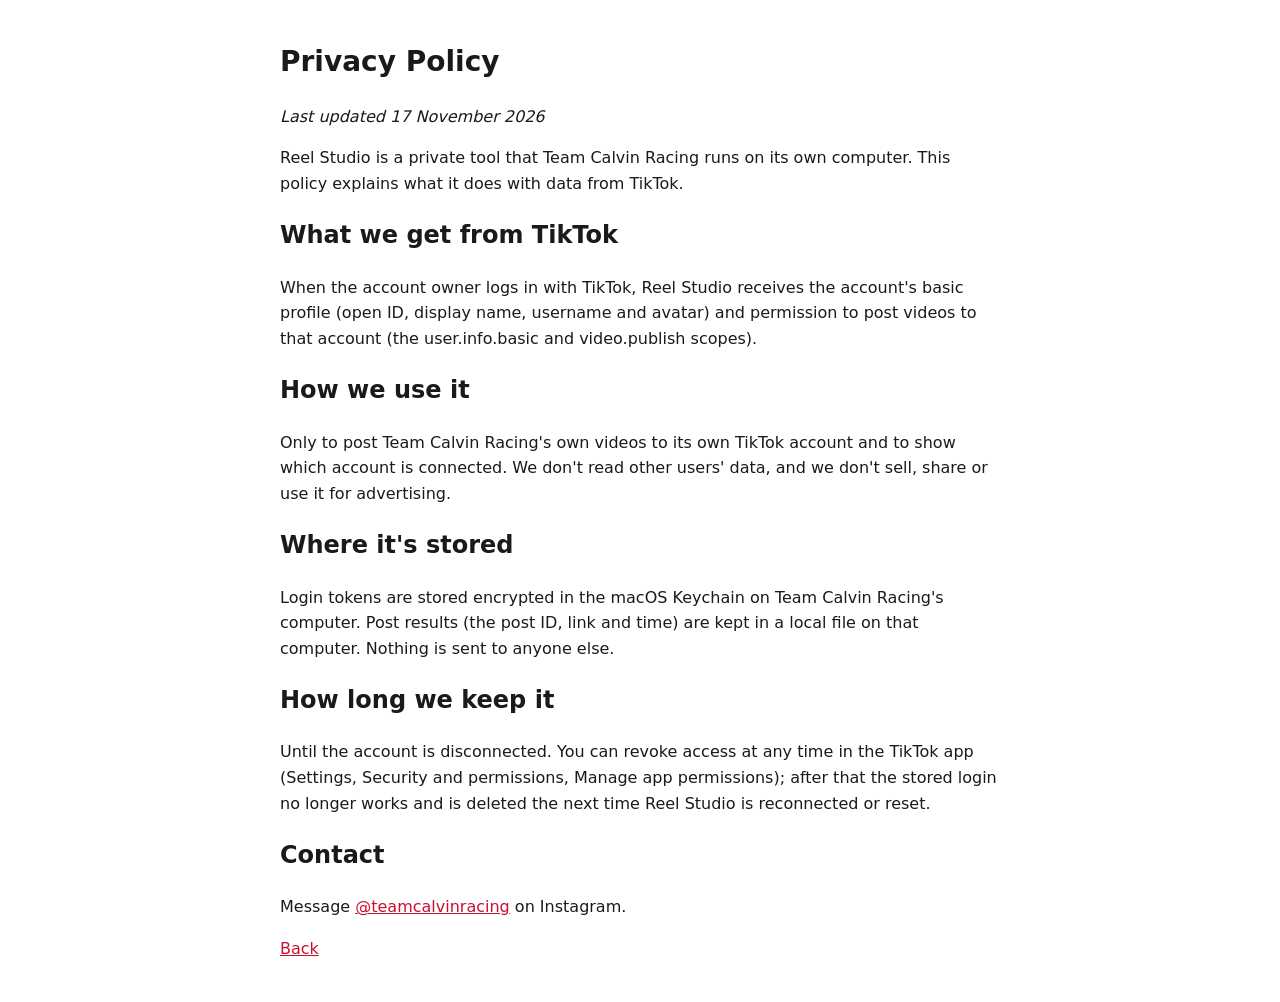
<file: privacy.html>
<!doctype html><html lang="en"><head><meta charset="utf-8"><meta name="viewport" content="width=device-width,initial-scale=1"><title>Privacy Policy · Reel Studio</title><style>body{font:16px/1.6 system-ui,sans-serif;max-width:720px;margin:40px auto;padding:0 16px;color:#1a1a1a;background:#fff}h1{font-size:28px}a{color:#c8102e}</style></head><body>
<h1>Privacy Policy</h1><p><i>Last updated 17 November 2026</i></p>
<p>Reel Studio is a private tool that Team Calvin Racing runs on its own computer. This policy explains what it does with data from TikTok.</p>
<h2>What we get from TikTok</h2><p>When the account owner logs in with TikTok, Reel Studio receives the account's basic profile (open ID, display name, username and avatar) and permission to post videos to that account (the user.info.basic and video.publish scopes).</p>
<h2>How we use it</h2><p>Only to post Team Calvin Racing's own videos to its own TikTok account and to show which account is connected. We don't read other users' data, and we don't sell, share or use it for advertising.</p>
<h2>Where it's stored</h2><p>Login tokens are stored encrypted in the macOS Keychain on Team Calvin Racing's computer. Post results (the post ID, link and time) are kept in a local file on that computer. Nothing is sent to anyone else.</p>
<h2>How long we keep it</h2><p>Until the account is disconnected. You can revoke access at any time in the TikTok app (Settings, Security and permissions, Manage app permissions); after that the stored login no longer works and is deleted the next time Reel Studio is reconnected or reset.</p>
<h2>Contact</h2><p>Message <a href="https://www.instagram.com/teamcalvinracing/">@teamcalvinracing</a> on Instagram.</p>
<p><a href="index.html">Back</a></p></body></html>
</file>
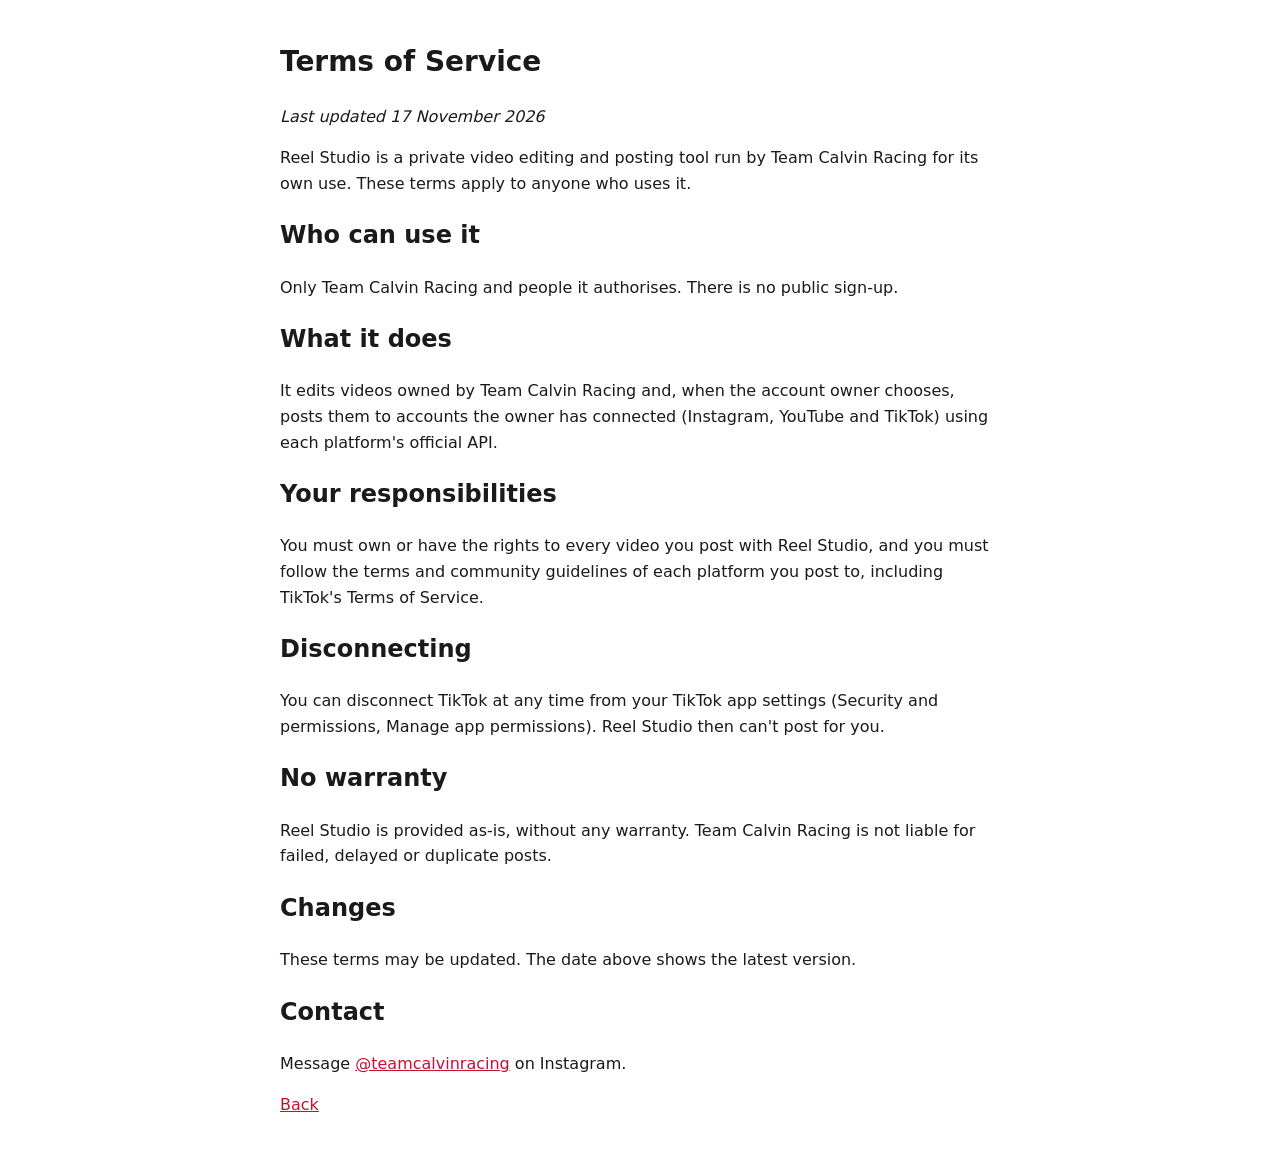
<file: terms.html>
<!doctype html><html lang="en"><head><meta charset="utf-8"><meta name="viewport" content="width=device-width,initial-scale=1"><title>Terms of Service · Reel Studio</title><style>body{font:16px/1.6 system-ui,sans-serif;max-width:720px;margin:40px auto;padding:0 16px;color:#1a1a1a;background:#fff}h1{font-size:28px}a{color:#c8102e}</style></head><body>
<h1>Terms of Service</h1><p><i>Last updated 17 November 2026</i></p>
<p>Reel Studio is a private video editing and posting tool run by Team Calvin Racing for its own use. These terms apply to anyone who uses it.</p>
<h2>Who can use it</h2><p>Only Team Calvin Racing and people it authorises. There is no public sign-up.</p>
<h2>What it does</h2><p>It edits videos owned by Team Calvin Racing and, when the account owner chooses, posts them to accounts the owner has connected (Instagram, YouTube and TikTok) using each platform's official API.</p>
<h2>Your responsibilities</h2><p>You must own or have the rights to every video you post with Reel Studio, and you must follow the terms and community guidelines of each platform you post to, including TikTok's Terms of Service.</p>
<h2>Disconnecting</h2><p>You can disconnect TikTok at any time from your TikTok app settings (Security and permissions, Manage app permissions). Reel Studio then can't post for you.</p>
<h2>No warranty</h2><p>Reel Studio is provided as-is, without any warranty. Team Calvin Racing is not liable for failed, delayed or duplicate posts.</p>
<h2>Changes</h2><p>These terms may be updated. The date above shows the latest version.</p>
<h2>Contact</h2><p>Message <a href="https://www.instagram.com/teamcalvinracing/">@teamcalvinracing</a> on Instagram.</p>
<p><a href="index.html">Back</a></p></body></html>
</file>
<file: builds/site.css>
:root{--bg:#0d0d10;--panel:#17171c;--line:#2a2a33;--text:#ecebf0;--muted:#a3a2ad;--accent:#8b5cf6;--accent2:#e11d48}
*{box-sizing:border-box}
html{-webkit-text-size-adjust:100%}
body{margin:0;background:var(--bg);color:var(--text);font:16px/1.65 Montserrat,system-ui,sans-serif}
img{max-width:100%;height:auto;display:block}
a{color:#c4b5fd}
.wrap{max-width:1100px;margin:0 auto;padding:0 16px}
h1,h2,h3{font-family:"Bebas Neue",Impact,sans-serif;font-weight:400;letter-spacing:.02em;line-height:1.05;margin:0 0 .4em}
h1{font-size:clamp(40px,7vw,72px)}
h2{font-size:36px;margin-top:8px}
h3{font-size:26px}
section{padding:28px 0}
.top{border-bottom:1px solid var(--line);position:sticky;top:0;background:rgba(13,13,16,.92);backdrop-filter:blur(8px);z-index:5}
.top .wrap{display:flex;align-items:center;justify-content:space-between;gap:12px;min-height:58px;flex-wrap:wrap}
.brand{font-family:"Bebas Neue",Impact,sans-serif;font-size:26px;color:var(--text);text-decoration:none;letter-spacing:.04em}
.brand span{color:var(--accent2)}
nav{display:flex;gap:16px;flex-wrap:wrap}
nav a{color:var(--muted);text-decoration:none;font-weight:600;font-size:14px}
nav a:hover{color:var(--text)}
.hero{padding:40px 0 12px;background:radial-gradient(900px 400px at 85% 0,rgba(139,92,246,.22),transparent 70%)}
.hero-grid{display:grid;grid-template-columns:1.3fr 1fr;gap:40px;align-items:start}
.hero-img{border-radius:14px;aspect-ratio:9/16;object-fit:cover;max-height:620px;width:100%;border:1px solid var(--line)}
.crumbs{color:var(--muted);font-size:14px;margin:0 0 10px}
.crumbs a{color:var(--muted)}
.meta{color:var(--muted);font-size:14px}
.lede{font-size:18px;color:#d6d5de}
.pill{display:inline-block;background:var(--accent2);color:#fff;font-size:12px;font-weight:700;text-transform:uppercase;letter-spacing:.06em;padding:2px 10px;border-radius:99px;margin-right:6px}
.specs{display:grid;grid-template-columns:repeat(auto-fill,minmax(220px,1fr));gap:12px;margin:0}
.specs div{background:var(--panel);border:1px solid var(--line);border-radius:10px;padding:12px 14px}
.specs dt{color:var(--muted);font-size:12px;text-transform:uppercase;letter-spacing:.08em;font-weight:700}
.specs dd{margin:2px 0 0;font-weight:600}
.parts{columns:2;column-gap:32px;padding-left:20px;margin:0}
.parts li{break-inside:avoid;margin-bottom:6px}
.steps{list-style:none;padding:0;margin:0;display:grid;gap:22px}
.steps li{display:grid;grid-template-columns:200px 1fr;gap:22px;background:var(--panel);border:1px solid var(--line);border-radius:14px;padding:14px;align-items:center}
.steps img{border-radius:10px;aspect-ratio:9/16;object-fit:cover;width:100%}
.steps time{color:var(--accent);font-weight:700;font-size:13px;text-transform:uppercase;letter-spacing:.08em}
.steps p{margin:0;color:#d6d5de}
.reels{display:grid;grid-template-columns:repeat(auto-fill,minmax(200px,1fr));gap:18px}
.reel{margin:0}
.play{position:relative;display:block;width:100%;padding:0;border:0;background:#000;border-radius:12px;overflow:hidden;cursor:pointer;aspect-ratio:9/16}
.play img{width:100%;height:100%;object-fit:cover;transition:transform .3s}
.play:hover img{transform:scale(1.03)}
.tri{position:absolute;left:50%;top:50%;width:62px;height:62px;margin:-31px 0 0 -31px;border-radius:50%;background:rgba(0,0,0,.55);border:2px solid #fff}
.tri::after{content:"";position:absolute;left:24px;top:18px;border-style:solid;border-width:13px 0 13px 20px;border-color:transparent transparent transparent #fff}
.reel iframe{width:100%;aspect-ratio:9/16;border:0;border-radius:12px;display:block}
.reel figcaption{padding:8px 2px 0;font-size:14px}
.reel figcaption strong{display:block;line-height:1.35}
.reel figcaption span{color:var(--muted);font-size:13px}
.gallery{display:grid;grid-template-columns:repeat(auto-fill,minmax(200px,1fr));gap:14px}
.gallery img{border-radius:10px;aspect-ratio:9/16;object-fit:cover;width:100%}
details{background:var(--panel);border:1px solid var(--line);border-radius:10px;padding:12px 16px;margin-bottom:10px}
summary{cursor:pointer;font-weight:700}
details p{margin:8px 0 0;color:#d6d5de}
.cards{display:grid;grid-template-columns:repeat(auto-fill,minmax(300px,1fr));gap:20px}
.card{display:grid;grid-template-columns:130px 1fr;gap:16px;background:var(--panel);border:1px solid var(--line);border-radius:14px;padding:14px;color:var(--text);text-decoration:none;transition:border-color .2s}
.card:hover{border-color:var(--accent)}
.card img{border-radius:10px;aspect-ratio:9/16;object-fit:cover;width:100%}
.card h3{margin-top:8px;font-size:24px}
.card p{margin:0;color:var(--muted);font-size:14px}
.foot{border-top:1px solid var(--line);margin-top:40px;padding:28px 0;color:var(--muted);font-size:14px}
.foot .small{font-size:12px}
@media (max-width:760px){
  .hero-grid{grid-template-columns:1fr;gap:20px}
  .hero-img{max-height:460px}
  .steps li{grid-template-columns:110px 1fr;gap:14px;padding:10px}
  .parts{columns:1}
  .card{grid-template-columns:100px 1fr}
  .reels,.gallery{grid-template-columns:repeat(2,1fr);gap:12px}
}
</file>
<file: post/post.css>
:root { --bg: #0d0d0f; --panel: #16161a; --panel-2: #1d1d22; --line: #2a2a31; --ink: #f2f0ec; --muted: #9a9aa3;
  --accent: #ffd400; --purple: #b05cff; --good: #3ecf8e; --bad: #ff5a5a; }
* { box-sizing: border-box; -webkit-tap-highlight-color: transparent; }
html, body { margin: 0; background: var(--bg); color: var(--ink);
  font: 16px/1.45 -apple-system, BlinkMacSystemFont, "SF Pro Text", system-ui, sans-serif; -webkit-text-size-adjust: 100%; }
body { padding-bottom: env(safe-area-inset-bottom); }
button, input { font: inherit; color: inherit; }
h1 { font-size: 26px; line-height: 1.15; margin: 2px 0 6px; }
p { margin: 6px 0; }
.hidden { display: none !important; }
.muted { color: var(--muted); } .small { font-size: 13px; } .bad { color: var(--bad); } .pad { padding: 16px; }
.top { position: sticky; top: 0; z-index: 5; display: flex; align-items: center; gap: 10px;
  padding: calc(10px + env(safe-area-inset-top)) 16px 10px; background: rgba(13,13,15,.92); border-bottom: 1px solid var(--line);
  -webkit-backdrop-filter: blur(10px); backdrop-filter: blur(10px); }
.brand { font-weight: 700; }
.mark { background: var(--accent); color: #111; padding: 2px 7px; border-radius: 6px; margin-right: 4px; font-weight: 800; }
.pill { margin-left: auto; font-size: 13px; padding: 5px 12px; border-radius: 999px; background: var(--panel-2); border: 1px solid var(--line); }
form { display: flex; gap: 8px; margin-top: 14px; }
input { flex: 1; min-width: 0; background: var(--panel); border: 1px solid var(--line); border-radius: 12px; padding: 14px;
  font: 700 22px ui-monospace, Menlo, monospace; letter-spacing: .12em; text-transform: uppercase; }
.primary { background: var(--accent); color: #111; border: 0; border-radius: 12px; padding: 14px 18px; font-weight: 800; }
.link { background: none; border: 0; color: var(--muted); text-decoration: underline; padding: 0; }
.postlist { list-style: none; margin: 12px 0 0; padding: 0; }
.postlist li { display: flex; gap: 12px; padding: 12px; margin-bottom: 10px; background: var(--panel);
  border: 1px solid var(--line); border-radius: 14px; }
.postlist li.done { opacity: .5; }
.postlist img { flex: none; width: 84px; height: 150px; object-fit: cover; border-radius: 10px; background: var(--panel-2); }
.postlist .body { flex: 1; min-width: 0; display: flex; flex-direction: column; gap: 8px; }
.postlist .t { font-weight: 700; font-size: 15px; line-height: 1.3; }
.postlist .t small { display: block; font-weight: 400; color: var(--muted); font-size: 12px; }
.postlist button { font-size: 15px; font-weight: 700; border-radius: 10px; padding: 11px 12px; width: 100%; }
.postlist .share { background: var(--purple); color: #fff; border: 0; }
.postlist .share:disabled { opacity: .6; }
.postlist .row2 { display: flex; gap: 8px; }
.postlist .row2 button { font-size: 13px; font-weight: 600; padding: 9px 6px; background: transparent; border: 1px solid var(--line); }
.tabs { display: flex; gap: 6px; padding: 12px 16px 0; }
.tab { flex: 1; padding: 10px 8px; border-radius: 10px; background: var(--panel); border: 1px solid var(--line); font-weight: 700; font-size: 14px; color: var(--muted); }
.tab.on { background: var(--panel-2); border-color: var(--ink); color: var(--ink); }
.daynav { display: flex; align-items: center; gap: 10px; margin-bottom: 6px; }
.arrow { flex: none; width: 44px; height: 44px; border-radius: 12px; background: var(--panel); border: 1px solid var(--line); font-size: 26px; line-height: 1; }
.arrow:disabled { opacity: .3; }
.dayname { flex: 1; text-align: center; display: flex; flex-direction: column; }
.dayname b { font-size: 20px; }
.postlist .ticked { color: var(--good); font-weight: 700; font-size: 13px; }

.postlist .shares { display: flex; gap: 8px; }
.postlist .shares button { flex: 1; min-width: 0; font-size: 14px; padding: 11px 6px; }
.postlist .share.tt { background: #111; border: 1px solid #fe2c55; }
.postlist .share.did { background: transparent; border: 1px solid var(--good); color: var(--good); }
.postlist .shares button:disabled { opacity: .45; }
.postlist .shares button.did:disabled { opacity: .8; }
</file>
